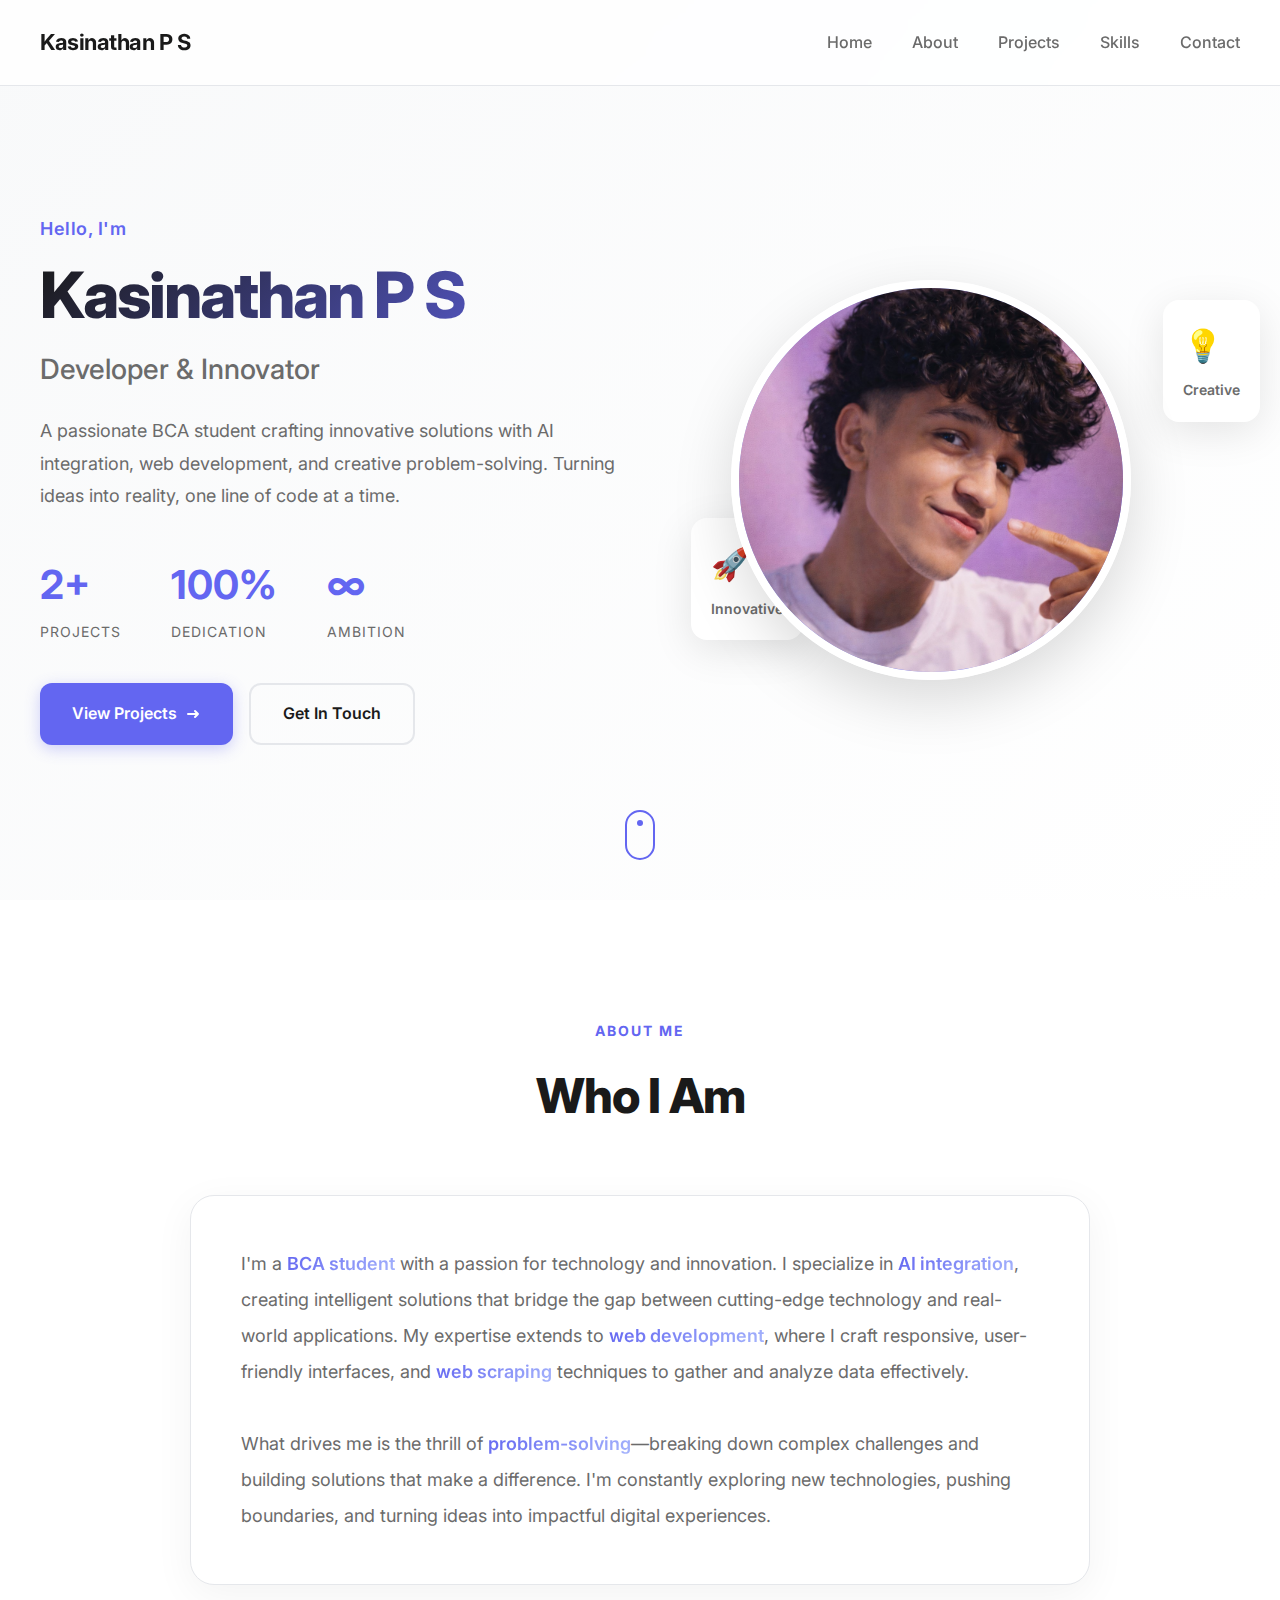
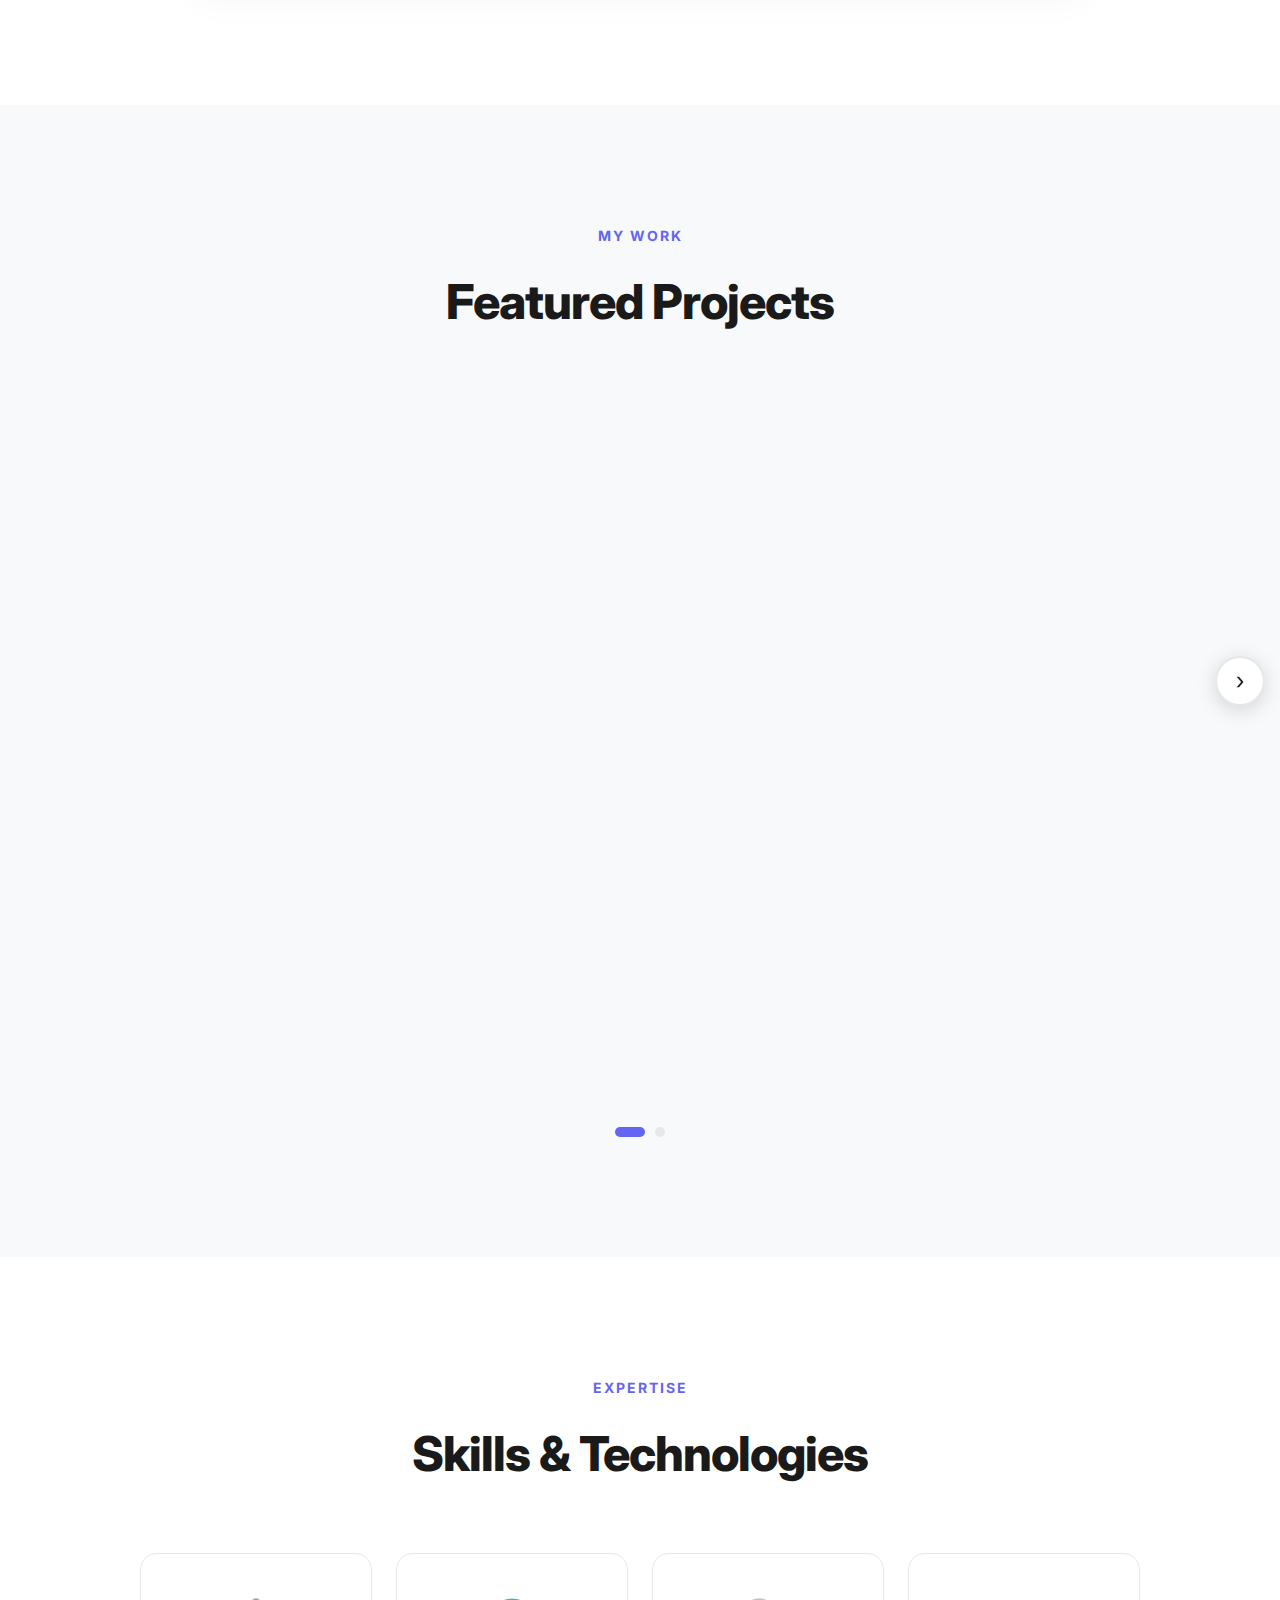
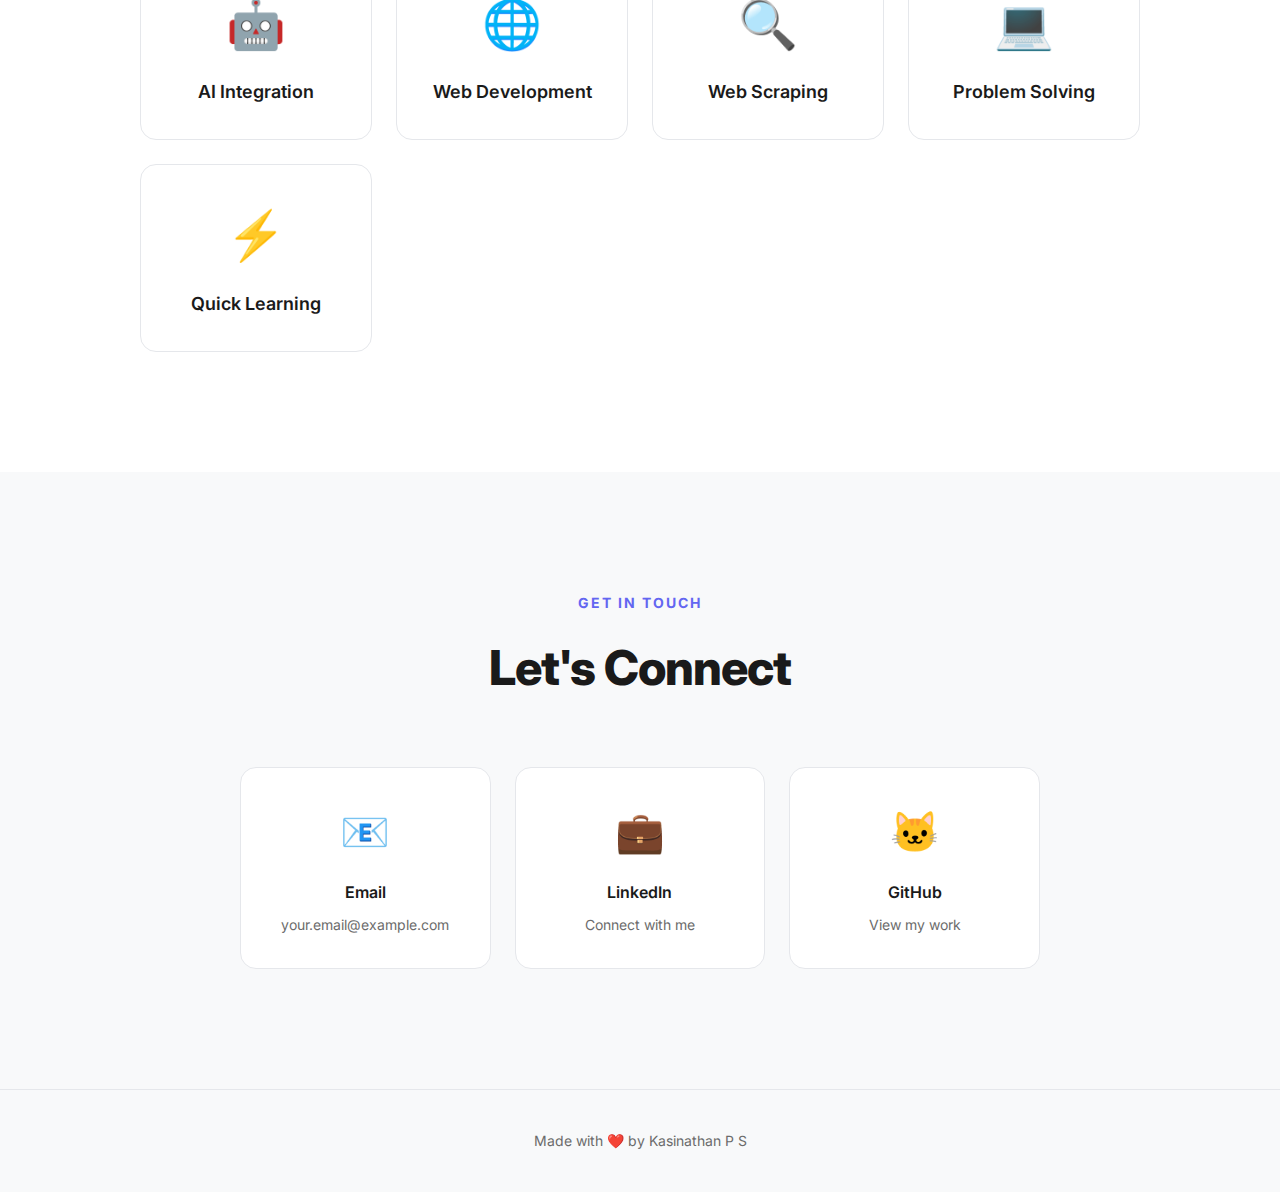
<file: index.html>
<!DOCTYPE html>
<html lang="en">
<head>
    <meta charset="UTF-8">
    <meta name="viewport" content="width=device-width, initial-scale=1.0">
    <title>Kasinathan P S - Developer & Innovator</title>
    <link rel="preconnect" href="https://fonts.googleapis.com">
    <link rel="preconnect" href="https://fonts.gstatic.com" crossorigin>
    <link href="https://fonts.googleapis.com/css2?family=Inter:wght@300;400;500;600;700;800&display=swap" rel="stylesheet">
    <style>
        * {
            margin: 0;
            padding: 0;
            box-sizing: border-box;
        }

        :root {
            --bg-primary: #FFFFFF;
            --bg-secondary: #F8F9FA;
            --text-primary: #1A1A1A;
            --text-secondary: #6B6B6B;
            --accent: #6366F1;
            --accent-light: #A5B4FC;
            --border: #E5E7EB;
        }

        html {
            scroll-behavior: smooth;
            -webkit-text-size-adjust: 100%;
            -ms-text-size-adjust: 100%;
        }

        body {
            font-family: 'Inter', -apple-system, BlinkMacSystemFont, sans-serif;
            background: var(--bg-primary);
            color: var(--text-primary);
            line-height: 1.6;
            -webkit-font-smoothing: antialiased;
            -moz-osx-font-smoothing: grayscale;
            overflow-x: hidden;
        }

        /* Prevent horizontal scroll on mobile */
        * {
            margin: 0;
            padding: 0;
            box-sizing: border-box;
        }

        /* Improve touch scrolling */
        body {
            -webkit-overflow-scrolling: touch;
        }

        /* Navigation - MADE BIGGER */
        nav {
            position: fixed;
            top: 0;
            left: 0;
            right: 0;
            background: rgba(255, 255, 255, 0.8);
            backdrop-filter: blur(20px);
            border-bottom: 1px solid var(--border);
            z-index: 1000;
            padding: 0 40px;
        }

        .nav-container {
            max-width: 1200px;
            margin: 0 auto;
            display: flex;
            justify-content: space-between;
            align-items: center;
            height: 85px; /* INCREASED from 70px */
        }

        .logo {
            font-size: 22px; /* INCREASED from 20px */
            font-weight: 700;
            color: var(--text-primary);
            letter-spacing: -0.5px;
            cursor: pointer;
            user-select: none;
            white-space: nowrap; /* KEEPS NAME ON ONE LINE */
        }

        /* Secret admin access - triple click */
        .logo.admin-ready {
            animation: pulse 0.3s ease;
        }

        @keyframes pulse {
            0%, 100% { transform: scale(1); }
            50% { transform: scale(1.05); }
        }

        .nav-links {
            display: flex;
            gap: 40px;
            list-style: none;
            align-items: center;
        }

        .nav-links a {
            color: var(--text-secondary);
            text-decoration: none;
            font-weight: 500;
            font-size: 16px; /* INCREASED from 15px */
            transition: color 0.3s ease;
        }

        .nav-links a:hover {
            color: var(--text-primary);
        }

        /* SCROLL INDICATOR ARROW - DESKTOP ONLY */
        .scroll-indicator {
            position: fixed;
            bottom: 40px;
            left: 50%;
            transform: translateX(-50%);
            z-index: 100;
            animation: fadeInOut 3s ease-in-out infinite;
            transition: opacity 0.5s ease, visibility 0.5s ease;
        }

        .scroll-indicator.hidden {
            opacity: 0;
            visibility: hidden;
            pointer-events: none;
        }

        .scroll-arrow {
            width: 30px;
            height: 50px;
            border: 2px solid var(--accent);
            border-radius: 20px;
            position: relative;
            cursor: pointer;
            transition: all 0.3s ease;
        }

        .scroll-arrow:hover {
            border-color: var(--accent-light);
            transform: scale(1.1);
        }

        .scroll-arrow::before {
            content: '';
            position: absolute;
            top: 8px;
            left: 50%;
            transform: translateX(-50%);
            width: 6px;
            height: 6px;
            background: var(--accent);
            border-radius: 50%;
            animation: scroll 2s ease-in-out infinite;
        }

        @keyframes scroll {
            0% {
                opacity: 1;
                top: 8px;
            }
            50% {
                opacity: 0.5;
                top: 24px;
            }
            100% {
                opacity: 0;
                top: 32px;
            }
        }

        @keyframes fadeInOut {
            0%, 100% { opacity: 0.6; }
            50% { opacity: 1; }
        }

        /* Hero Section */
        .hero {
            min-height: 100vh;
            display: flex;
            align-items: center;
            padding: 140px 40px 80px; /* ADJUSTED for larger nav */
            background: linear-gradient(135deg, #F8F9FA 0%, #FFFFFF 100%);
            position: relative;
            overflow: hidden;
        }

        .hero-container {
            max-width: 1200px;
            margin: 0 auto;
            display: grid;
            grid-template-columns: 1.2fr 1fr;
            gap: 80px;
            align-items: center;
            width: 100%;
        }

        .hero-text {
            animation: fadeInUp 0.8s ease-out;
        }

        @keyframes fadeInUp {
            from {
                opacity: 0;
                transform: translateY(30px);
            }
            to {
                opacity: 1;
                transform: translateY(0);
            }
        }

        .hero-greeting {
            font-size: 18px;
            color: var(--accent);
            font-weight: 600;
            margin-bottom: 16px;
            letter-spacing: 0.5px;
        }

        .hero-name {
            font-size: 64px;
            font-weight: 800;
            line-height: 1.1;
            margin-bottom: 16px;
            letter-spacing: -2px;
            background: linear-gradient(135deg, var(--text-primary) 0%, var(--accent) 100%);
            -webkit-background-clip: text;
            -webkit-text-fill-color: transparent;
            background-clip: text;
        }

        .hero-title {
            font-size: 28px;
            color: var(--text-secondary);
            font-weight: 500;
            margin-bottom: 24px;
        }

        .hero-description {
            font-size: 18px;
            color: var(--text-secondary);
            line-height: 1.8;
            margin-bottom: 40px;
            max-width: 600px;
        }

        .hero-stats {
            display: flex;
            gap: 50px;
            margin-bottom: 40px;
        }

        .stat {
            text-align: left;
        }

        .stat-number {
            font-size: 40px;
            font-weight: 700;
            color: var(--accent);
            margin-bottom: 4px;
        }

        .stat-label {
            font-size: 14px;
            color: var(--text-secondary);
            text-transform: uppercase;
            letter-spacing: 1px;
        }

        .hero-cta {
            display: flex;
            gap: 16px;
            flex-wrap: wrap;
        }

        .btn {
            padding: 16px 32px;
            border-radius: 12px;
            text-decoration: none;
            font-weight: 600;
            font-size: 16px;
            transition: all 0.3s ease;
            display: inline-flex;
            align-items: center;
            gap: 8px;
            cursor: pointer;
            -webkit-tap-highlight-color: transparent;
            user-select: none;
        }

        .btn:active {
            transform: scale(0.98);
        }

        .btn-primary {
            background: var(--accent);
            color: white;
            box-shadow: 0 4px 15px rgba(99, 102, 241, 0.3);
        }

        .btn-primary:hover {
            background: #4F46E5;
            transform: translateY(-2px);
            box-shadow: 0 6px 20px rgba(99, 102, 241, 0.4);
        }

        .btn-primary:active {
            transform: scale(0.98);
            box-shadow: 0 2px 10px rgba(99, 102, 241, 0.3);
        }

        .btn-secondary {
            background: transparent;
            color: var(--text-primary);
            border: 2px solid var(--border);
        }

        .btn-secondary:hover {
            border-color: var(--accent);
            color: var(--accent);
            transform: translateY(-2px);
        }

        .btn-secondary:active {
            transform: scale(0.98);
        }

        /* Hero Image */
        .hero-image-container {
            position: relative;
            animation: fadeIn 1s ease-out 0.3s both;
        }

        @keyframes fadeIn {
            from { opacity: 0; }
            to { opacity: 1; }
        }

        .image-wrapper {
            position: relative;
            z-index: 2;
        }

        .image-circle {
            width: 400px;
            height: 400px;
            border-radius: 50%;
            overflow: hidden;
            border: 8px solid white;
            box-shadow: 0 20px 60px rgba(0, 0, 0, 0.15);
            position: relative;
            background: linear-gradient(135deg, var(--accent-light) 0%, var(--accent) 100%);
        }

        .profile-image {
            width: 100%;
            height: 100%;
            object-fit: cover;
            object-position: center;
        }

        .floating-element {
            position: absolute;
            background: white;
            border-radius: 16px;
            padding: 20px;
            box-shadow: 0 10px 40px rgba(0, 0, 0, 0.1);
            animation: float 3s ease-in-out infinite;
        }

        @keyframes float {
            0%, 100% { transform: translateY(0); }
            50% { transform: translateY(-20px); }
        }

        .floating-element-1 {
            top: 20px;
            right: -20px;
            animation-delay: 0s;
        }

        .floating-element-2 {
            bottom: 40px;
            left: -40px;
            animation-delay: 1s;
        }

        .element-icon {
            font-size: 32px;
            margin-bottom: 8px;
        }

        .element-text {
            font-size: 14px;
            color: var(--text-secondary);
            font-weight: 600;
        }

        /* About Section */
        .about {
            padding: 120px 40px;
            background: var(--bg-primary);
        }

        .about-container {
            max-width: 900px;
            margin: 0 auto;
        }

        .section-label {
            font-size: 14px;
            color: var(--accent);
            font-weight: 700;
            text-transform: uppercase;
            letter-spacing: 2px;
            margin-bottom: 16px;
            text-align: center;
        }

        .section-title {
            font-size: 48px;
            font-weight: 800;
            text-align: center;
            margin-bottom: 60px;
            letter-spacing: -1px;
        }

        .about-content {
            background: white;
            border-radius: 24px;
            padding: 50px;
            box-shadow: 0 10px 40px rgba(0, 0, 0, 0.05);
            border: 1px solid var(--border);
        }

        .about-text {
            font-size: 18px;
            line-height: 2;
            color: var(--text-secondary);
            text-align: left;
        }

        .about-highlight {
            color: var(--accent);
            font-weight: 600;
            background: linear-gradient(135deg, var(--accent) 0%, #A5B4FC 100%);
            -webkit-background-clip: text;
            -webkit-text-fill-color: transparent;
            background-clip: text;
        }

        /* Projects Section */
        .projects {
            padding: 120px 40px;
            background: var(--bg-secondary);
            position: relative;
        }

        .projects-container {
            max-width: 1400px;
            margin: 0 auto;
            position: relative;
        }

        /* Scroll Navigation Buttons */
        .scroll-nav {
            position: absolute;
            top: 50%;
            transform: translateY(-50%);
            z-index: 10;
            background: white;
            width: 50px;
            height: 50px;
            border-radius: 50%;
            display: flex;
            align-items: center;
            justify-content: center;
            cursor: pointer;
            box-shadow: 0 4px 20px rgba(0, 0, 0, 0.15);
            transition: all 0.3s ease;
            border: 2px solid var(--border);
        }

        .scroll-nav:hover {
            background: var(--accent);
            color: white;
            border-color: var(--accent);
            transform: translateY(-50%) scale(1.1);
        }

        .scroll-nav-left {
            left: -25px;
        }

        .scroll-nav-right {
            right: -25px;
        }

        .scroll-nav-icon {
            font-size: 24px;
        }

        /* Scroll Indicator Dots */
        .scroll-indicators {
            display: flex;
            justify-content: center;
            gap: 10px;
            margin-top: 30px;
        }

        .scroll-dot {
            width: 10px;
            height: 10px;
            border-radius: 50%;
            background: var(--border);
            cursor: pointer;
            transition: all 0.3s ease;
        }

        .scroll-dot.active {
            background: var(--accent);
            width: 30px;
            border-radius: 5px;
        }

        .projects-grid {
            display: flex;
            gap: 32px;
            overflow-x: auto;
            overflow-y: hidden;
            scroll-snap-type: x mandatory;
            scroll-behavior: smooth;
            padding: 20px 0;
            margin: 0;
            -webkit-overflow-scrolling: touch;
            scrollbar-width: none; /* Firefox */
            -ms-overflow-style: none; /* IE/Edge */
        }

        .projects-grid::-webkit-scrollbar {
            display: none; /* Chrome/Safari */
        }

        /* Container wrapper to hide overflow */
        .projects-wrapper {
            overflow: hidden;
            position: relative;
        }

        .project-card {
            background: white;
            border-radius: 24px;
            overflow: hidden;
            box-shadow: 0 4px 20px rgba(0, 0, 0, 0.08);
            transition: all 0.4s cubic-bezier(0.4, 0, 0.2, 1);
            border: 1px solid var(--border);
            display: flex;
            flex-direction: column;
            -webkit-tap-highlight-color: transparent;
            height: 100%;
            width: 100%;
            max-width: 420px;
            flex-shrink: 0;
            scroll-snap-align: center;
            scroll-snap-stop: always;
            margin: 0 auto;
            opacity: 0;
            transform: translateX(100px);
            animation: swipeInFromRight 0.6s cubic-bezier(0.4, 0, 0.2, 1) forwards;
        }

        @keyframes swipeInFromRight {
            from {
                opacity: 0;
                transform: translateX(100px);
            }
            to {
                opacity: 1;
                transform: translateX(0);
            }
        }

        /* Stagger animation for each card */
        .project-card:nth-child(1) { animation-delay: 0.1s; }
        .project-card:nth-child(2) { animation-delay: 0.2s; }
        .project-card:nth-child(3) { animation-delay: 0.3s; }
        .project-card:nth-child(4) { animation-delay: 0.4s; }
        .project-card:nth-child(5) { animation-delay: 0.5s; }
        .project-card:nth-child(6) { animation-delay: 0.6s; }
        .project-card:nth-child(7) { animation-delay: 0.7s; }
        .project-card:nth-child(8) { animation-delay: 0.8s; }
        .project-card:nth-child(9) { animation-delay: 0.9s; }

        .project-card:hover {
            transform: translateY(-16px) scale(1.02);
            box-shadow: 0 25px 50px rgba(99, 102, 241, 0.25);
            border-color: var(--accent-light);
        }

        .project-card:hover .project-image-slide img {
            transform: scale(1.08);
        }

        .project-card:active {
            transform: translateY(-12px) scale(1.01);
            box-shadow: 0 20px 40px rgba(99, 102, 241, 0.2);
        }

        /* PROJECT IMAGE SLIDER */
        .project-image-container {
            width: 100%;
            height: 420px;
            background: linear-gradient(135deg, var(--accent-light) 0%, var(--accent) 100%);
            position: relative;
            overflow: hidden;
        }

        .project-image-slider {
            width: 100%;
            height: 100%;
            position: relative;
        }

        .project-image-slide {
            width: 100%;
            height: 100%;
            position: absolute;
            top: 0;
            left: 0;
            opacity: 0;
            transition: opacity 0.8s cubic-bezier(0.4, 0, 0.2, 1);
        }

        .project-image-slide.active {
            opacity: 1;
        }

        .project-image-slide img {
            width: 100%;
            height: 100%;
            object-fit: cover;
            object-position: center;
            transition: transform 0.6s cubic-bezier(0.4, 0, 0.2, 1);
        }

        /* Slider dots */
        .slider-dots {
            position: absolute;
            bottom: 12px;
            left: 50%;
            transform: translateX(-50%);
            display: flex;
            gap: 8px;
            z-index: 10;
        }

        .slider-dot {
            width: 8px;
            height: 8px;
            border-radius: 50%;
            background: rgba(255, 255, 255, 0.5);
            cursor: pointer;
            transition: all 0.3s ease;
        }

        .slider-dot.active {
            background: white;
            width: 24px;
            border-radius: 4px;
        }

        .project-content {
            padding: 32px;
            flex: 1;
            display: flex;
            flex-direction: column;
            background: var(--bg-primary);
        }

        .project-type {
            display: inline-block;
            background: rgba(99, 102, 241, 0.1);
            color: var(--accent);
            padding: 6px 14px;
            border-radius: 20px;
            font-size: 13px;
            font-weight: 600;
            margin-bottom: 16px;
            width: fit-content;
        }

        .project-title {
            font-size: 22px;
            font-weight: 700;
            margin-bottom: 12px;
            color: var(--text-primary);
        }

        .project-description {
            color: var(--text-secondary);
            font-size: 15px;
            line-height: 1.7;
            margin-bottom: 24px;
            flex: 1;
        }

        .project-link {
            display: inline-flex;
            align-items: center;
            gap: 8px;
            color: var(--accent);
            text-decoration: none;
            font-weight: 600;
            font-size: 15px;
            transition: gap 0.3s ease;
        }

        .project-link:hover {
            gap: 12px;
        }

        /* Skills Section */
        .skills {
            padding: 120px 40px;
            background: var(--bg-primary);
        }

        .skills-container {
            max-width: 1000px;
            margin: 0 auto;
        }

        .skills-grid {
            display: grid;
            grid-template-columns: repeat(auto-fit, minmax(200px, 1fr));
            gap: 24px;
        }

        .skill-card {
            background: white;
            border: 1px solid var(--border);
            border-radius: 16px;
            padding: 32px;
            text-align: center;
            transition: all 0.3s ease;
            -webkit-tap-highlight-color: transparent;
        }

        .skill-card:hover {
            transform: translateY(-5px);
            box-shadow: 0 8px 30px rgba(0, 0, 0, 0.1);
            border-color: var(--accent);
        }

        .skill-card:active {
            transform: translateY(-2px);
        }

        .skill-icon {
            font-size: 48px;
            margin-bottom: 16px;
        }

        .skill-name {
            font-size: 18px;
            font-weight: 600;
            color: var(--text-primary);
        }

        /* Contact Section */
        .contact {
            padding: 120px 40px;
            background: var(--bg-secondary);
        }

        .contact-container {
            max-width: 800px;
            margin: 0 auto;
            text-align: center;
        }

        .contact-grid {
            display: grid;
            grid-template-columns: repeat(auto-fit, minmax(200px, 1fr));
            gap: 24px;
            margin-top: 60px;
        }

        .contact-card {
            background: white;
            padding: 32px;
            border-radius: 16px;
            border: 1px solid var(--border);
            transition: all 0.3s ease;
            text-decoration: none;
            display: block;
            -webkit-tap-highlight-color: transparent;
        }

        .contact-card:hover {
            transform: translateY(-5px);
            box-shadow: 0 8px 30px rgba(0, 0, 0, 0.1);
            border-color: var(--accent);
        }

        .contact-card:active {
            transform: translateY(-2px);
            box-shadow: 0 4px 20px rgba(0, 0, 0, 0.08);
        }

        .contact-icon {
            font-size: 40px;
            margin-bottom: 16px;
        }

        .contact-label {
            font-size: 16px;
            font-weight: 600;
            color: var(--text-primary);
            margin-bottom: 8px;
        }

        .contact-value {
            font-size: 14px;
            color: var(--text-secondary);
        }

        /* Footer */
        footer {
            background: var(--bg-secondary);
            padding: 40px;
            text-align: center;
            border-top: 1px solid var(--border);
        }

        .footer-text {
            color: var(--text-secondary);
            font-size: 14px;
        }

        .footer-highlight {
            color: var(--accent);
            font-weight: 600;
        }

        /* Mobile Menu */
        .mobile-menu-btn {
            display: none;
            background: none;
            border: none;
            font-size: 28px;
            cursor: pointer;
            color: var(--text-primary);
            padding: 8px;
            transition: transform 0.3s ease;
        }

        .mobile-menu-btn:active {
            transform: scale(0.95);
        }

        /* Tablet Styles */
        @media (max-width: 1024px) {
            nav {
                padding: 0 24px;
            }

            .hero {
                padding: 120px 24px 60px;
            }

            .hero-container {
                gap: 60px;
            }

            .projects, .skills, .contact, .about {
                padding: 80px 24px;
            }

            .image-circle {
                width: 350px;
                height: 350px;
            }
        }

        /* Mobile Styles - REDESIGNED FOR CLEANER LOOK */
        @media (max-width: 768px) {
            /* Hide scroll indicator on mobile */
            .scroll-indicator {
                display: none !important;
            }

            /* Navigation - Cleaner */
            nav {
                padding: 0 16px;
            }

            .nav-container {
                height: 60px;
            }

            .logo {
                font-size: 17px;
                font-weight: 700;
            }

            .mobile-menu-btn {
                display: block;
                font-size: 26px;
            }

            .nav-links {
                position: fixed;
                top: 60px;
                left: 0;
                right: 0;
                background: white;
                flex-direction: column;
                padding: 0;
                gap: 0;
                box-shadow: 0 4px 20px rgba(0, 0, 0, 0.12);
                display: none;
                border-bottom: 1px solid var(--border);
                max-height: calc(100vh - 60px);
                overflow-y: auto;
            }

            .nav-links.active {
                display: flex;
            }

            .nav-links li {
                width: 100%;
                border-bottom: 1px solid var(--border);
            }

            .nav-links li:last-child {
                border-bottom: none;
            }

            .nav-links a {
                display: block;
                padding: 16px 20px;
                font-size: 15px;
                width: 100%;
                transition: all 0.2s ease;
            }

            .nav-links a:hover,
            .nav-links a:active {
                background: var(--bg-secondary);
                color: var(--accent);
                padding-left: 28px;
            }

            /* Hero Section - Much Cleaner */
            .hero {
                min-height: auto;
                padding: 76px 16px 40px; /* Reduced padding */
            }

            .hero-container {
                grid-template-columns: 1fr;
                gap: 28px; /* Tighter gap */
                text-align: center;
            }

            .hero-text {
                order: 2;
            }

            .hero-image-container {
                order: 1;
                display: flex;
                justify-content: center;
                margin-bottom: 8px;
            }

            .hero-greeting {
                font-size: 14px;
                margin-bottom: 8px;
                letter-spacing: 0.3px;
            }

            .hero-name {
                font-size: 36px; /* Reduced from 40px */
                letter-spacing: -0.8px;
                margin-bottom: 8px;
                line-height: 1.1;
            }

            .hero-title {
                font-size: 18px; /* Reduced from 20px */
                margin-bottom: 16px;
                font-weight: 500;
            }

            .hero-description {
                font-size: 14px; /* Reduced from 16px */
                line-height: 1.6;
                margin-bottom: 24px; /* Reduced from 32px */
                padding: 0 8px;
            }

            .hero-stats {
                justify-content: center;
                gap: 28px; /* Reduced from 32px */
                margin-bottom: 24px; /* Reduced from 32px */
                flex-wrap: wrap;
            }

            .stat-number {
                font-size: 28px; /* Reduced from 32px */
            }

            .stat-label {
                font-size: 11px;
                letter-spacing: 0.5px;
            }

            .hero-cta {
                justify-content: center;
                gap: 12px;
                flex-direction: column;
                align-items: stretch;
                padding: 0 16px;
            }

            .btn {
                width: 100%;
                justify-content: center;
                padding: 13px 24px; /* Slightly reduced */
                font-size: 14px;
            }

            .image-circle {
                width: 200px; /* Much smaller for cleaner look */
                height: 200px;
                border: 4px solid white; /* Thinner border */
            }

            .floating-element {
                display: none;
            }

            /* Sections - Tighter Spacing */
            .about, .projects, .skills, .contact {
                padding: 48px 16px; /* Much tighter */
            }

            .section-label {
                font-size: 12px;
                margin-bottom: 8px;
                letter-spacing: 1.5px;
            }

            .section-title {
                font-size: 28px; /* Reduced from 32px */
                margin-bottom: 32px; /* Reduced from 40px */
                letter-spacing: -0.5px;
            }

            /* About Section - Cleaner */
            .about-content {
                padding: 24px 20px; /* Reduced padding */
                border-radius: 16px;
            }

            .about-text {
                font-size: 14px;
                line-height: 1.7;
            }

            /* Projects Grid - Cleaner */
            .projects-grid {
                padding: 20px 0;
                margin: 0;
            }

            .project-card {
                border-radius: 16px;
                max-width: 360px;
            }

            .project-image-container {
                height: 280px; /* Taller for portrait */
            }

            .scroll-nav {
                width: 40px;
                height: 40px;
            }

            .scroll-nav-left {
                left: 10px;
            }

            .scroll-nav-right {
                right: 10px;
            }

            .project-content {
                padding: 20px; /* Reduced from 24px */
            }

            .project-type {
                font-size: 11px;
                padding: 4px 10px;
                margin-bottom: 10px;
            }

            .project-title {
                font-size: 18px; /* Reduced from 20px */
                margin-bottom: 8px;
            }

            .project-description {
                font-size: 13px;
                line-height: 1.5;
                margin-bottom: 16px;
            }

            .project-link {
                font-size: 13px;
            }

            /* Skills Grid - Cleaner */
            .skills-grid {
                grid-template-columns: repeat(2, 1fr);
                gap: 14px; /* Reduced from 16px */
            }

            .skill-card {
                padding: 20px 14px; /* Reduced padding */
                border-radius: 14px;
            }

            .skill-icon {
                font-size: 36px; /* Reduced from 40px */
                margin-bottom: 10px;
            }

            .skill-name {
                font-size: 14px; /* Reduced from 16px */
            }

            /* Contact Grid - Cleaner */
            .contact-grid {
                grid-template-columns: 1fr;
                gap: 14px; /* Reduced from 16px */
                margin-top: 32px;
            }

            .contact-card {
                padding: 20px; /* Reduced from 24px */
                border-radius: 14px;
            }

            .contact-icon {
                font-size: 32px; /* Reduced from 36px */
                margin-bottom: 10px;
            }

            .contact-label {
                font-size: 14px;
            }

            .contact-value {
                font-size: 12px;
            }

            /* Footer - Cleaner */
            footer {
                padding: 24px 16px; /* Reduced */
            }

            .footer-text {
                font-size: 12px;
            }
        }

        /* Small Mobile Styles - Extra Clean */
        @media (max-width: 480px) {
            /* Horizontal scroll for small screens */
            .projects-grid {
                padding: 20px 0;
                margin: 0;
                gap: 20px;
            }

            .project-card {
                max-width: 320px;
            }

            .project-image-container {
                height: 380px;
            }

            .scroll-nav {
                display: none; /* Hide nav buttons on small mobile, use swipe only */
            }

            .nav-container {
                height: 58px;
            }

            .logo {
                font-size: 16px;
            }

            .hero {
                padding: 70px 12px 32px;
            }

            .hero-name {
                font-size: 32px;
            }

            .hero-title {
                font-size: 17px;
            }

            .hero-description {
                font-size: 13px;
                padding: 0 4px;
            }

            .hero-stats {
                gap: 24px;
            }

            .stat-number {
                font-size: 26px;
            }

            .image-circle {
                width: 180px;
                height: 180px;
            }

            .section-title {
                font-size: 26px;
            }

            .about, .projects, .skills, .contact {
                padding: 40px 12px;
            }

            .about-content {
                padding: 20px 16px;
            }

            .about-text {
                font-size: 13px;
            }

            .project-image-container {
                height: 320px;
            }

            .project-content {
                padding: 24px;
            }

            .skills-grid {
                grid-template-columns: 1fr;
                gap: 12px;
            }

            .skill-card {
                padding: 18px;
            }
        }

        /* Landscape Mobile Fix */
        @media (max-width: 768px) and (orientation: landscape) {
            .hero {
                min-height: auto;
                padding: 80px 16px 32px;
            }

            .hero-container {
                grid-template-columns: 1fr 0.8fr;
                gap: 32px;
                text-align: left;
            }

            .hero-text {
                order: 1;
            }

            .hero-image-container {
                order: 2;
            }

            .hero-cta {
                flex-direction: row;
                justify-content: flex-start;
            }

            .btn {
                width: auto;
            }

            .image-circle {
                width: 160px;
                height: 160px;
            }

            .hero-stats {
                justify-content: flex-start;
            }
        }
    </style>
</head>
<body>
    <!-- Navigation -->
    <nav>
        <div class="nav-container">
            <div class="logo" id="logoElement">Kasinathan P S</div>
            <button class="mobile-menu-btn" onclick="toggleMobileMenu()">☰</button>
            <ul class="nav-links" id="mobileNav">
                <li><a href="#home">Home</a></li>
                <li><a href="#about">About</a></li>
                <li><a href="#projects">Projects</a></li>
                <li><a href="#skills">Skills</a></li>
                <li><a href="#contact">Contact</a></li>
            </ul>
        </div>
    </nav>

    <!-- SCROLL INDICATOR -->
    <div class="scroll-indicator" id="scrollIndicator">
        <div class="scroll-arrow" onclick="scrollToAbout()"></div>
    </div>

    <!-- Hero Section -->
    <section id="home" class="hero">
        <div class="hero-container">
            <div class="hero-text">
                <div class="hero-greeting">Hello, I'm</div>
                <h1 class="hero-name">Kasinathan P S</h1>
                <h2 class="hero-title">Developer & Innovator</h2>
                <p class="hero-description">
                    A passionate BCA student crafting innovative solutions with AI integration, web development, and creative problem-solving. Turning ideas into reality, one line of code at a time.
                </p>

                <div class="hero-stats">
                    <div class="stat">
                        <div class="stat-number" id="projectCount">2+</div>
                        <div class="stat-label">Projects</div>
                    </div>
                    <div class="stat">
                        <div class="stat-number">100%</div>
                        <div class="stat-label">Dedication</div>
                    </div>
                    <div class="stat">
                        <div class="stat-number">∞</div>
                        <div class="stat-label">Ambition</div>
                    </div>
                </div>

                <div class="hero-cta">
                    <a href="#projects" class="btn btn-primary">
                        View Projects
                        <svg width="16" height="16" viewBox="0 0 16 16" fill="none">
                            <path d="M3 8h10m0 0l-3-3m3 3l-3 3" stroke="currentColor" stroke-width="2" stroke-linecap="round"/>
                        </svg>
                    </a>
                    <a href="#contact" class="btn btn-secondary">Get In Touch</a>
                </div>
            </div>

            <div class="hero-image-container">
                <div class="image-wrapper">
                    <div class="image-circle">
                        <!-- Replace 'your-photo.jpg' with your actual photo file name -->
                        <img src="me.png" alt="Kasinathan P S" class="profile-image" 
                             onerror="this.style.display='none'; this.parentElement.innerHTML='<div style=\'display:flex;align-items:center;justify-content:center;height:100%;font-size:80px;color:white;\'>👨‍💻</div>'">
                    </div>
                </div>

                <div class="floating-element floating-element-1">
                    <div class="element-icon">💡</div>
                    <div class="element-text">Creative</div>
                </div>

                <div class="floating-element floating-element-2">
                    <div class="element-icon">🚀</div>
                    <div class="element-text">Innovative</div>
                </div>
            </div>
        </div>
    </section>

    <!-- About Section -->
    <section id="about" class="about">
        <div class="about-container">
            <div class="section-label">About Me</div>
            <h2 class="section-title">Who I Am</h2>
            <div class="about-content">
                <p class="about-text">
                    I'm a <span class="about-highlight">BCA student</span> with a passion for technology and innovation. I specialize in <span class="about-highlight">AI integration</span>, creating intelligent solutions that bridge the gap between cutting-edge technology and real-world applications. My expertise extends to <span class="about-highlight">web development</span>, where I craft responsive, user-friendly interfaces, and <span class="about-highlight">web scraping</span> techniques to gather and analyze data effectively.
                    <br><br>
                    What drives me is the thrill of <span class="about-highlight">problem-solving</span>—breaking down complex challenges and building solutions that make a difference. I'm constantly exploring new technologies, pushing boundaries, and turning ideas into impactful digital experiences.
                </p>
            </div>
        </div>
    </section>

    <!-- Projects Section -->
    <section id="projects" class="projects">
        <div class="projects-container">
            <div class="section-label">My Work</div>
            <h2 class="section-title">Featured Projects</h2>
            
            <!-- Scroll Navigation Buttons -->
            <div class="scroll-nav scroll-nav-left" id="scrollLeft" onclick="scrollProjects('left')">
                <span class="scroll-nav-icon">‹</span>
            </div>
            <div class="scroll-nav scroll-nav-right" id="scrollRight" onclick="scrollProjects('right')">
                <span class="scroll-nav-icon">›</span>
            </div>
            
            <div class="projects-wrapper">
                <div class="projects-grid" id="projectsGrid">
                    <!-- Projects will be loaded here -->
                </div>
            </div>
            
            <!-- Scroll Indicators -->
            <div class="scroll-indicators" id="scrollIndicators"></div>
        </div>
    </section>

    <!-- Skills Section -->
    <section id="skills" class="skills">
        <div class="skills-container">
            <div class="section-label">Expertise</div>
            <h2 class="section-title">Skills & Technologies</h2>
            <div class="skills-grid">
                <div class="skill-card">
                    <div class="skill-icon">🤖</div>
                    <div class="skill-name">AI Integration</div>
                </div>
                <div class="skill-card">
                    <div class="skill-icon">🌐</div>
                    <div class="skill-name">Web Development</div>
                </div>
                <div class="skill-card">
                    <div class="skill-icon">🔍</div>
                    <div class="skill-name">Web Scraping</div>
                </div>
                <div class="skill-card">
                    <div class="skill-icon">💻</div>
                    <div class="skill-name">Problem Solving</div>
                </div>
                <div class="skill-card">
                    <div class="skill-icon">⚡</div>
                    <div class="skill-name">Quick Learning</div>
                </div>
            </div>
        </div>
    </section>

    <!-- Contact Section -->
    <section id="contact" class="contact">
        <div class="contact-container">
            <div class="section-label">Get In Touch</div>
            <h2 class="section-title">Let's Connect</h2>
            <div class="contact-grid" id="contactGrid">
                <!-- Contact cards will be loaded here -->
            </div>
        </div>
    </section>

    <!-- Footer -->
    <footer>
        <p class="footer-text">
            Made with <span class="footer-highlight">❤️</span> by Kasinathan P S
        </p>
    </footer>

    <script>
        // Load data from localStorage
        function loadProjects() {
            const projects = JSON.parse(localStorage.getItem('portfolioProjects') || '[]');
            const projectsGrid = document.getElementById('projectsGrid');
            
            if (projects.length === 0) {
                // Default projects if none exist
                projects.push({
                    title: 'AI Chatbot',
                    type: 'AI Integration',
                    description: 'An intelligent chatbot powered by machine learning algorithms.',
                    link: '#',
                    images: []
                });
                projects.push({
                    title: 'Portfolio Website',
                    type: 'Web Development',
                    description: 'A modern, responsive portfolio website built with HTML, CSS, and JavaScript.',
                    link: '#',
                    images: []
                });
            }
            
            // Update project count
            document.getElementById('projectCount').textContent = projects.length + '+';
            
            projectsGrid.innerHTML = projects.map((project, index) => {
                const images = Array.isArray(project.images) ? project.images : [];
                const hasImages = images.length > 0;
                
                return `
                    <div class="project-card">
                        <div class="project-image-container">
                            ${hasImages ? `
                                <div class="project-image-slider" id="slider-${index}">
                                    ${images.map((img, imgIndex) => `
                                        <div class="project-image-slide ${imgIndex === 0 ? 'active' : ''}" data-index="${imgIndex}">
                                            <img src="${img}" alt="${project.title} - Image ${imgIndex + 1}" 
                                                 onerror="this.parentElement.innerHTML='<div style=\'display:flex;align-items:center;justify-content:center;height:100%;font-size:60px;\'>📁</div>'">
                                        </div>
                                    `).join('')}
                                    ${images.length > 1 ? `
                                        <div class="slider-dots">
                                            ${images.map((_, dotIndex) => `
                                                <div class="slider-dot ${dotIndex === 0 ? 'active' : ''}" 
                                                     onclick="goToSlide(${index}, ${dotIndex})"></div>
                                            `).join('')}
                                        </div>
                                    ` : ''}
                                </div>
                            ` : `
                                <div style="display:flex;align-items:center;justify-content:center;height:100%;font-size:60px;">📁</div>
                            `}
                        </div>
                        <div class="project-content">
                            <span class="project-type">${project.type}</span>
                            <h3 class="project-title">${project.title}</h3>
                            <p class="project-description">${project.description}</p>
                            ${project.link && project.link !== '#' ? `
                                <a href="${project.link}" target="_blank" class="project-link">
                                    View Project
                                    <svg width="16" height="16" viewBox="0 0 16 16" fill="none">
                                        <path d="M3 8h10m0 0l-3-3m3 3l-3 3" stroke="currentColor" stroke-width="2" stroke-linecap="round"/>
                                    </svg>
                                </a>
                            ` : ''}
                        </div>
                    </div>
                `;
            }).join('');
            
            // Initialize auto-sliding for each project
            projects.forEach((project, index) => {
                if (project.images && project.images.length > 1) {
                    startAutoSlide(index, project.images.length);
                }
            });
            
            // Initialize scroll indicators
            initScrollIndicators(projects.length);
            setupScrollListener();
        }

        // Auto-slide functionality
        let slideIntervals = {};

        function startAutoSlide(projectIndex, totalSlides) {
            if (slideIntervals[projectIndex]) {
                clearInterval(slideIntervals[projectIndex]);
            }
            
            let currentSlide = 0;
            slideIntervals[projectIndex] = setInterval(() => {
                currentSlide = (currentSlide + 1) % totalSlides;
                goToSlide(projectIndex, currentSlide);
            }, 4000); // Change slide every 4 seconds
        }

        function goToSlide(projectIndex, slideIndex) {
            const slider = document.getElementById(`slider-${projectIndex}`);
            if (!slider) return;
            
            const slides = slider.querySelectorAll('.project-image-slide');
            const dots = slider.querySelectorAll('.slider-dot');
            
            slides.forEach((slide, index) => {
                slide.classList.toggle('active', index === slideIndex);
            });
            
            dots.forEach((dot, index) => {
                dot.classList.toggle('active', index === slideIndex);
            });
            
            // Reset auto-slide timer
            const totalSlides = slides.length;
            startAutoSlide(projectIndex, totalSlides);
        }

        function loadContacts() {
            const contacts = JSON.parse(localStorage.getItem('portfolioContacts') || '[]');
            const contactGrid = document.getElementById('contactGrid');
            
            if (contacts.length === 0) {
                // Default contacts if none exist
                contacts.push({
                    icon: '📧',
                    label: 'Email',
                    value: 'your.email@example.com',
                    link: 'mailto:your.email@example.com'
                });
                contacts.push({
                    icon: '💼',
                    label: 'LinkedIn',
                    value: 'Connect with me',
                    link: '#'
                });
                contacts.push({
                    icon: '🐱',
                    label: 'GitHub',
                    value: 'View my work',
                    link: '#'
                });
            }
            
            contactGrid.innerHTML = contacts.map(contact => `
                <a href="${contact.link}" class="contact-card" target="_blank">
                    <div class="contact-icon">${contact.icon}</div>
                    <div class="contact-label">${contact.label}</div>
                    <div class="contact-value">${contact.value}</div>
                </a>
            `).join('');
        }

        // Mobile menu toggle
        function toggleMobileMenu() {
            const mobileNav = document.getElementById('mobileNav');
            mobileNav.classList.toggle('active');
        }

        // Close mobile menu when clicking a link
        document.querySelectorAll('.nav-links a').forEach(link => {
            link.addEventListener('click', () => {
                document.getElementById('mobileNav').classList.remove('active');
            });
        });

        // Secret admin access - triple click on logo - IMPROVED
        let clickCount = 0;
        let clickTimer = null;
        const logoElement = document.getElementById('logoElement');

        function handleLogoClick(event) {
            // Prevent any default behavior
            event.preventDefault();
            
            clickCount++;
            console.log('Click count:', clickCount); // Debug log
            
            // Clear existing timer
            if (clickTimer) {
                clearTimeout(clickTimer);
            }
            
            // Reset after 600ms of no clicks
            clickTimer = setTimeout(() => {
                clickCount = 0;
            }, 600);
            
            // On third click, go to admin
            if (clickCount === 3) {
                clearTimeout(clickTimer);
                clickCount = 0;
                logoElement.classList.add('admin-ready');
                console.log('Redirecting to admin...'); // Debug log
                setTimeout(() => {
                    window.location.href = 'admin.html';
                }, 300);
            }
        }

        // Add click listener to logo
        if (logoElement) {
            logoElement.addEventListener('click', handleLogoClick);
        }

        // Scroll indicator functionality - IMPROVED
        function scrollToAbout() {
            document.getElementById('about').scrollIntoView({ behavior: 'smooth' });
        }

        // Hide scroll indicator when scrolling or reaching About section
        window.addEventListener('scroll', () => {
            const scrollIndicator = document.getElementById('scrollIndicator');
            if (!scrollIndicator) return;

            const aboutSection = document.getElementById('about');
            const aboutPosition = aboutSection.getBoundingClientRect().top;
            const windowHeight = window.innerHeight;
            
            // Hide if scrolled down OR if About section is in view
            if (window.scrollY > 100 || aboutPosition < windowHeight) {
                scrollIndicator.classList.add('hidden');
            } else {
                scrollIndicator.classList.remove('hidden');
            }
        });

        // Horizontal Scroll Functions
        function scrollProjects(direction) {
            const grid = document.getElementById('projectsGrid');
            const cards = grid.querySelectorAll('.project-card');
            if (cards.length === 0) return;
            
            const cardWidth = cards[0].offsetWidth;
            const gap = 32;
            const scrollAmount = direction === 'left' ? -(cardWidth + gap) : (cardWidth + gap);
            
            grid.scrollBy({
                left: scrollAmount,
                behavior: 'smooth'
            });
        }

        function initScrollIndicators(count) {
            const indicatorsContainer = document.getElementById('scrollIndicators');
            if (!indicatorsContainer) return;
            
            indicatorsContainer.innerHTML = '';
            for (let i = 0; i < count; i++) {
                const dot = document.createElement('div');
                dot.className = 'scroll-dot' + (i === 0 ? ' active' : '');
                dot.onclick = () => scrollToProject(i);
                indicatorsContainer.appendChild(dot);
            }
        }

        function scrollToProject(index) {
            const grid = document.getElementById('projectsGrid');
            const cards = grid.querySelectorAll('.project-card');
            if (cards.length === 0 || !cards[index]) return;
            
            const card = cards[index];
            const cardLeft = card.offsetLeft;
            const cardWidth = card.offsetWidth;
            const gridWidth = grid.offsetWidth;
            
            // Center the card in the viewport
            const scrollPosition = cardLeft - (gridWidth / 2) + (cardWidth / 2);
            
            grid.scrollTo({
                left: scrollPosition,
                behavior: 'smooth'
            });
        }

        function setupScrollListener() {
            const grid = document.getElementById('projectsGrid');
            if (!grid) return;
            
            grid.addEventListener('scroll', () => {
                updateActiveIndicator();
                updateScrollButtons();
            });
            
            // Initial update
            updateScrollButtons();
        }

        function updateActiveIndicator() {
            const grid = document.getElementById('projectsGrid');
            const cards = grid.querySelectorAll('.project-card');
            if (cards.length === 0) return;
            
            const gridCenter = grid.scrollLeft + (grid.offsetWidth / 2);
            
            let closestIndex = 0;
            let closestDistance = Infinity;
            
            cards.forEach((card, index) => {
                const cardCenter = card.offsetLeft + (card.offsetWidth / 2);
                const distance = Math.abs(gridCenter - cardCenter);
                
                if (distance < closestDistance) {
                    closestDistance = distance;
                    closestIndex = index;
                }
            });
            
            const dots = document.querySelectorAll('.scroll-dot');
            dots.forEach((dot, index) => {
                dot.classList.toggle('active', index === closestIndex);
            });
        }

        function updateScrollButtons() {
            const grid = document.getElementById('projectsGrid');
            const leftBtn = document.getElementById('scrollLeft');
            const rightBtn = document.getElementById('scrollRight');
            
            if (!grid || !leftBtn || !rightBtn) return;
            
            // Hide left button if at start
            if (grid.scrollLeft <= 10) {
                leftBtn.style.opacity = '0';
                leftBtn.style.pointerEvents = 'none';
            } else {
                leftBtn.style.opacity = '1';
                leftBtn.style.pointerEvents = 'auto';
            }
            
            // Hide right button if at end
            if (grid.scrollLeft >= grid.scrollWidth - grid.clientWidth - 10) {
                rightBtn.style.opacity = '0';
                rightBtn.style.pointerEvents = 'none';
            } else {
                rightBtn.style.opacity = '1';
                rightBtn.style.pointerEvents = 'auto';
            }
        }

        // Touch swipe support
        let touchStartX = 0;
        let touchEndX = 0;

        function handleTouchStart(e) {
            touchStartX = e.touches[0].clientX;
        }

        function handleTouchEnd(e) {
            touchEndX = e.changedTouches[0].clientX;
            handleSwipe();
        }

        function handleSwipe() {
            const swipeThreshold = 50;
            const diff = touchStartX - touchEndX;
            
            if (Math.abs(diff) > swipeThreshold) {
                if (diff > 0) {
                    scrollProjects('right');
                } else {
                    scrollProjects('left');
                }
            }
        }

        // Add touch listeners to projects grid
        const projectsGrid = document.getElementById('projectsGrid');
        if (projectsGrid) {
            projectsGrid.addEventListener('touchstart', handleTouchStart);
            projectsGrid.addEventListener('touchend', handleTouchEnd);
        }

        // Load data from GitHub on page load
        function loadFromGitHub() {
            const githubConfig = localStorage.getItem('github_config');
            if (!githubConfig) {
                // No GitHub config, use localStorage only
                loadProjects();
                loadContacts();
                return;
            }
            
            try {
                const config = JSON.parse(githubConfig);
                if (!config.username || !config.repo || !config.filePath) {
                    loadProjects();
                    loadContacts();
                    return;
                }
                
                // Construct GitHub raw URL
                const branch = config.branch || 'main';
                const rawUrl = `https://raw.githubusercontent.com/${config.username}/${config.repo}/${branch}/${config.filePath}`;
                
                // Fetch data from GitHub
                fetch(rawUrl)
                    .then(function(response) {
                        if (!response.ok) {
                            throw new Error('Failed to fetch');
                        }
                        return response.json();
                    })
                    .then(function(data) {
                        // Save fetched data to localStorage
                        if (data.projects) {
                            localStorage.setItem('portfolioProjects', JSON.stringify(data.projects));
                        }
                        if (data.contacts) {
                            localStorage.setItem('portfolioContacts', JSON.stringify(data.contacts));
                        }
                        if (data.images) {
                            localStorage.setItem('portfolioImages', JSON.stringify(data.images));
                        }
                        
                        // Load the projects and contacts
                        loadProjects();
                        loadContacts();
                    })
                    .catch(function(error) {
                        // Fallback to localStorage if GitHub fetch fails
                        console.log('Loading from localStorage (GitHub unavailable)');
                        loadProjects();
                        loadContacts();
                    });
            } catch (error) {
                // Error parsing config, use localStorage
                loadProjects();
                loadContacts();
            }
        }

        // Initialize - Try GitHub first, fallback to localStorage
        loadFromGitHub();
    </script>
</body>
</html>
</file>
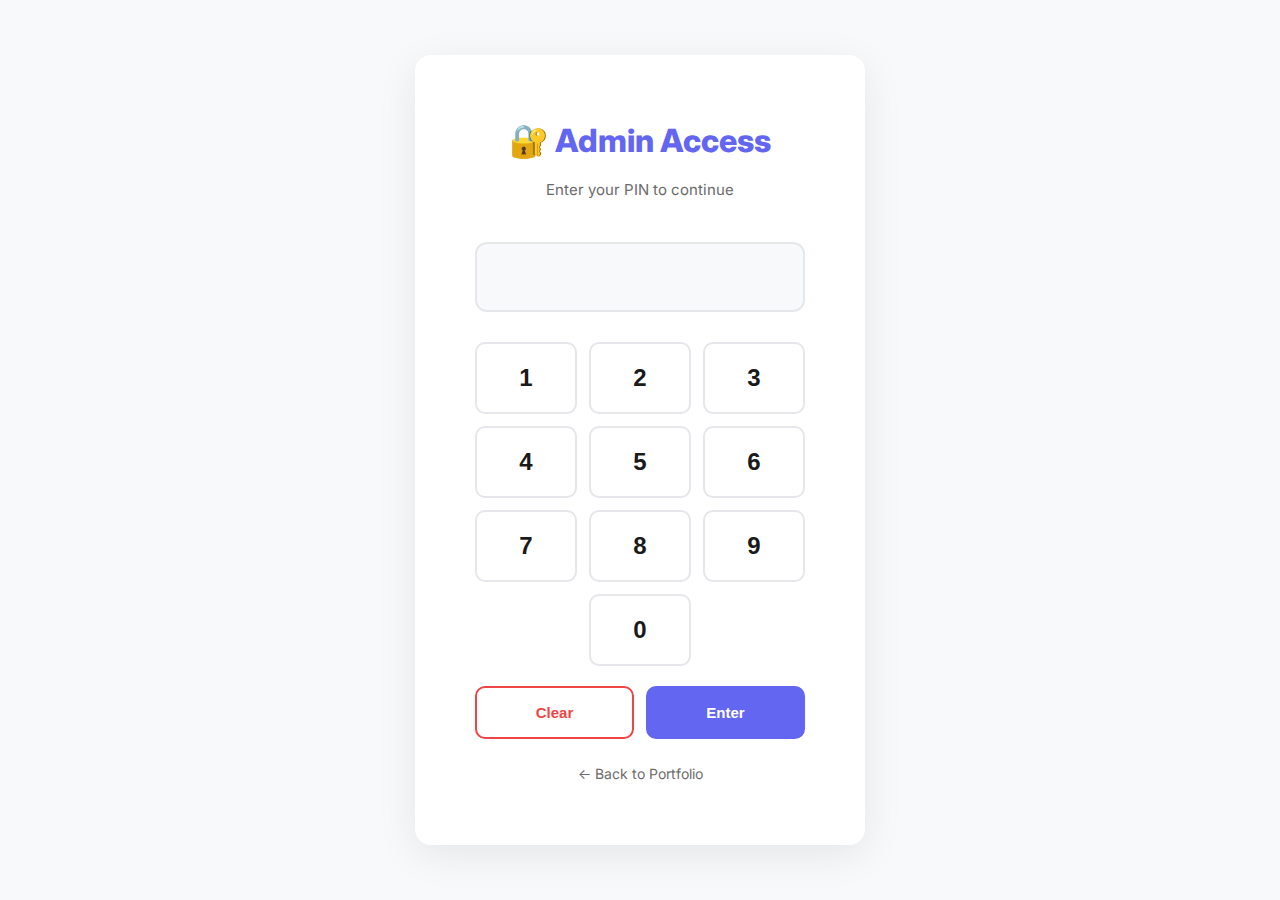
<file: admin (1).html>
<!DOCTYPE html>
<html lang="en">
<head>
    <meta charset="UTF-8">
    <meta name="viewport" content="width=device-width, initial-scale=1.0">
    <title>Admin Panel - Portfolio Management</title>
    <link rel="preconnect" href="https://fonts.googleapis.com">
    <link rel="preconnect" href="https://fonts.gstatic.com" crossorigin>
    <link href="https://fonts.googleapis.com/css2?family=Inter:wght@400;500;600;700;800&display=swap" rel="stylesheet">
    <style>
        * {
            margin: 0;
            padding: 0;
            box-sizing: border-box;
        }

        :root {
            --bg-primary: #FFFFFF;
            --bg-secondary: #F8F9FA;
            --text-primary: #1A1A1A;
            --text-secondary: #6B6B6B;
            --accent: #6366F1;
            --danger: #EF4444;
            --success: #10B981;
            --border: #E5E7EB;
        }

        body {
            font-family: 'Inter', -apple-system, BlinkMacSystemFont, sans-serif;
            background: var(--bg-secondary);
            color: var(--text-primary);
            line-height: 1.6;
        }

        /* Login Screen */
        .login-container {
            min-height: 100vh;
            display: flex;
            align-items: center;
            justify-content: center;
            padding: 20px;
        }

        .login-box {
            background: white;
            border-radius: 16px;
            padding: 60px;
            max-width: 450px;
            width: 100%;
            box-shadow: 0 10px 40px rgba(0, 0, 0, 0.08);
        }

        .login-title {
            font-size: 32px;
            font-weight: 800;
            margin-bottom: 12px;
            text-align: center;
            color: var(--accent);
        }

        .login-subtitle {
            color: var(--text-secondary);
            text-align: center;
            margin-bottom: 40px;
            font-size: 15px;
        }

        .keypad-display {
            background: var(--bg-secondary);
            border: 2px solid var(--border);
            border-radius: 12px;
            padding: 24px;
            text-align: center;
            font-family: 'Courier New', monospace;
            font-size: 32px;
            letter-spacing: 12px;
            margin-bottom: 30px;
            min-height: 70px;
            display: flex;
            align-items: center;
            justify-content: center;
            color: var(--accent);
        }

        .keypad-grid {
            display: grid;
            grid-template-columns: repeat(3, 1fr);
            gap: 12px;
            margin-bottom: 20px;
        }

        .keypad-btn {
            background: white;
            border: 2px solid var(--border);
            border-radius: 10px;
            padding: 20px;
            font-size: 24px;
            font-weight: 600;
            color: var(--text-primary);
            cursor: pointer;
            transition: all 0.2s ease;
        }

        .keypad-btn:hover {
            background: var(--bg-secondary);
            border-color: var(--accent);
        }

        .keypad-btn:active {
            transform: scale(0.95);
        }

        .keypad-zero {
            grid-column: 2;
        }

        .keypad-actions {
            display: grid;
            grid-template-columns: 1fr 1fr;
            gap: 12px;
            margin-top: 20px;
        }

        .keypad-action-btn {
            padding: 16px;
            border-radius: 10px;
            font-size: 15px;
            font-weight: 600;
            cursor: pointer;
            transition: all 0.2s ease;
            border: 2px solid;
        }

        .btn-clear {
            background: white;
            border-color: var(--danger);
            color: var(--danger);
        }

        .btn-clear:hover {
            background: var(--danger);
            color: white;
        }

        .btn-enter {
            background: var(--accent);
            border-color: var(--accent);
            color: white;
        }

        .btn-enter:hover {
            background: #4F46E5;
        }

        .back-link {
            display: block;
            text-align: center;
            margin-top: 24px;
            color: var(--text-secondary);
            text-decoration: none;
            font-size: 14px;
            transition: color 0.3s ease;
        }

        .back-link:hover {
            color: var(--accent);
        }

        /* Admin Dashboard */
        .admin-container {
            display: none;
            min-height: 100vh;
            padding: 40px;
        }

        .admin-container.active {
            display: block;
        }

        .admin-header {
            max-width: 1200px;
            margin: 0 auto 40px;
            display: flex;
            justify-content: space-between;
            align-items: center;
            padding-bottom: 30px;
            border-bottom: 2px solid var(--border);
        }

        .admin-title {
            font-size: 32px;
            font-weight: 800;
            color: var(--accent);
        }

        .header-actions {
            display: flex;
            gap: 12px;
        }

        .btn-portfolio {
            padding: 12px 24px;
            background: white;
            border: 2px solid var(--border);
            border-radius: 8px;
            color: var(--text-primary);
            font-weight: 600;
            cursor: pointer;
            transition: all 0.3s ease;
            text-decoration: none;
            font-size: 14px;
        }

        .btn-portfolio:hover {
            border-color: var(--accent);
            color: var(--accent);
        }

        .btn-logout {
            padding: 12px 24px;
            background: var(--danger);
            border: 2px solid var(--danger);
            border-radius: 8px;
            color: white;
            font-weight: 600;
            cursor: pointer;
            transition: all 0.3s ease;
            font-size: 14px;
        }

        .btn-logout:hover {
            background: #DC2626;
        }

        .admin-content {
            max-width: 1200px;
            margin: 0 auto;
        }

        .admin-section {
            background: white;
            border-radius: 16px;
            padding: 40px;
            margin-bottom: 30px;
            box-shadow: 0 1px 3px rgba(0, 0, 0, 0.05);
        }

        .section-title {
            font-size: 24px;
            font-weight: 700;
            margin-bottom: 30px;
            color: var(--text-primary);
        }

        .form-grid {
            display: grid;
            grid-template-columns: repeat(auto-fit, minmax(300px, 1fr));
            gap: 20px;
            margin-bottom: 24px;
        }

        .form-group {
            margin-bottom: 20px;
        }

        .form-label {
            display: block;
            margin-bottom: 8px;
            font-size: 14px;
            color: var(--text-secondary);
            font-weight: 600;
        }

        .form-input,
        .form-textarea,
        .form-select {
            width: 100%;
            padding: 12px 16px;
            background: white;
            border: 2px solid var(--border);
            border-radius: 8px;
            color: var(--text-primary);
            font-size: 15px;
            transition: all 0.3s ease;
            font-family: 'Inter', sans-serif;
        }

        .form-input:focus,
        .form-textarea:focus,
        .form-select:focus {
            outline: none;
            border-color: var(--accent);
        }

        .form-textarea {
            resize: vertical;
            min-height: 120px;
        }

        .btn-primary {
            padding: 14px 32px;
            background: var(--accent);
            border: none;
            border-radius: 8px;
            color: white;
            font-size: 15px;
            font-weight: 600;
            cursor: pointer;
            transition: all 0.3s ease;
        }

        .btn-primary:hover {
            background: #4F46E5;
            transform: translateY(-2px);
        }

        .item-list {
            display: grid;
            gap: 16px;
            margin-top: 30px;
        }

        .item-card {
            background: var(--bg-secondary);
            border: 2px solid var(--border);
            border-radius: 12px;
            padding: 20px;
            display: flex;
            justify-content: space-between;
            align-items: center;
            gap: 20px;
            transition: all 0.3s ease;
        }

        .item-card:hover {
            border-color: var(--accent);
        }

        .item-info {
            flex: 1;
        }

        .item-title {
            font-weight: 600;
            font-size: 16px;
            margin-bottom: 4px;
        }

        .item-subtitle {
            font-size: 14px;
            color: var(--text-secondary);
        }

        .btn-delete {
            padding: 10px 20px;
            background: white;
            border: 2px solid var(--danger);
            border-radius: 8px;
            color: var(--danger);
            font-weight: 600;
            cursor: pointer;
            transition: all 0.3s ease;
            font-size: 14px;
        }

        .btn-delete:hover {
            background: var(--danger);
            color: white;
        }

        /* Success Message */
        .success-message {
            position: fixed;
            top: 20px;
            right: 20px;
            background: var(--success);
            color: white;
            padding: 16px 24px;
            border-radius: 8px;
            font-weight: 600;
            box-shadow: 0 10px 30px rgba(16, 185, 129, 0.3);
            transform: translateX(400px);
            transition: transform 0.3s ease;
            z-index: 1000;
        }

        .success-message.show {
            transform: translateX(0);
        }

        /* Responsive */
        @media (max-width: 768px) {
            .login-box {
                padding: 40px 30px;
            }

            .admin-container {
                padding: 20px;
            }

            .admin-header {
                flex-direction: column;
                gap: 20px;
                align-items: flex-start;
            }

            .header-actions {
                width: 100%;
            }

            .btn-portfolio,
            .btn-logout {
                flex: 1;
            }

            .admin-section {
                padding: 30px 20px;
            }

            .form-grid {
                grid-template-columns: 1fr;
            }

            .item-card {
                flex-direction: column;
                align-items: flex-start;
            }

            .btn-delete {
                width: 100%;
            }
        }
    </style>
</head>
<body>
    <!-- Success Message -->
    <div class="success-message" id="successMessage"></div>

    <!-- Login Screen -->
    <div class="login-container" id="loginScreen">
        <div class="login-box">
            <h1 class="login-title">🔐 Admin Access</h1>
            <p class="login-subtitle">Enter your PIN to continue</p>
            
            <div class="keypad-display" id="keypadDisplay"></div>
            
            <div class="keypad-grid">
                <button class="keypad-btn" onclick="addDigit('1')">1</button>
                <button class="keypad-btn" onclick="addDigit('2')">2</button>
                <button class="keypad-btn" onclick="addDigit('3')">3</button>
                <button class="keypad-btn" onclick="addDigit('4')">4</button>
                <button class="keypad-btn" onclick="addDigit('5')">5</button>
                <button class="keypad-btn" onclick="addDigit('6')">6</button>
                <button class="keypad-btn" onclick="addDigit('7')">7</button>
                <button class="keypad-btn" onclick="addDigit('8')">8</button>
                <button class="keypad-btn" onclick="addDigit('9')">9</button>
                <button class="keypad-btn keypad-zero" onclick="addDigit('0')">0</button>
            </div>
            
            <div class="keypad-actions">
                <button class="keypad-action-btn btn-clear" onclick="clearKeypad()">Clear</button>
                <button class="keypad-action-btn btn-enter" onclick="checkCode()">Enter</button>
            </div>
            
            <a href="index.html" class="back-link">← Back to Portfolio</a>
        </div>
    </div>

    <!-- Admin Dashboard -->
    <div class="admin-container" id="adminDashboard">
        <div class="admin-header">
            <h1 class="admin-title">⚡ Admin Panel</h1>
            <div class="header-actions">
                <a href="index.html" class="btn-portfolio" target="_blank">View Portfolio</a>
                <button class="btn-logout" onclick="logout()">Logout</button>
            </div>
        </div>

        <div class="admin-content">
            <!-- Manage Projects -->
            <div class="admin-section">
                <h2 class="section-title">📁 Manage Projects</h2>
                
                <div class="form-grid">
                    <div class="form-group">
                        <label class="form-label">Project Title</label>
                        <input type="text" class="form-input" id="projectTitle" placeholder="Enter project name">
                    </div>
                    
                    <div class="form-group">
                        <label class="form-label">Project Type</label>
                        <select class="form-select" id="projectType">
                            <option value="hobby">Hobby Project</option>
                            <option value="main">Main Project</option>
                        </select>
                    </div>
                </div>
                
                <div class="form-group">
                    <label class="form-label">Description</label>
                    <textarea class="form-textarea" id="projectDescription" placeholder="Describe your project..."></textarea>
                </div>
                
                <div class="form-group">
                    <label class="form-label">Project Link</label>
                    <input type="url" class="form-input" id="projectLink" placeholder="https://...">
                </div>
                
                <div class="form-group">
                    <label class="form-label">Image URLs (one per line for auto-slider)</label>
                    <textarea class="form-textarea" id="projectImages" placeholder="https://image1.jpg
https://image2.jpg
https://image3.jpg" rows="4"></textarea>
                    <small style="color: var(--text-secondary); font-size: 12px; display: block; margin-top: 8px;">
                        💡 Add multiple images (one URL per line) to create an auto-sliding gallery. Images will be cropped to fit perfectly.
                    </small>
                </div>
                
                <button class="btn-primary" onclick="addProject()">➕ Add Project</button>
                
                <div class="item-list" id="projectsList"></div>
            </div>

            <!-- Manage Contacts -->
            <div class="admin-section">
                <h2 class="section-title">📞 Manage Contact Links</h2>
                
                <div class="form-grid">
                    <div class="form-group">
                        <label class="form-label">Contact Title</label>
                        <input type="text" class="form-input" id="contactTitle" placeholder="e.g., Email, LinkedIn">
                    </div>
                    
                    <div class="form-group">
                        <label class="form-label">Icon Emoji</label>
                        <input type="text" class="form-input" id="contactIcon" placeholder="📧" maxlength="2">
                    </div>
                </div>
                
                <div class="form-group">
                    <label class="form-label">Contact Link/Info</label>
                    <input type="text" class="form-input" id="contactLink" placeholder="URL or contact information">
                </div>
                
                <button class="btn-primary" onclick="addContact()">➕ Add Contact</button>
                
                <div class="item-list" id="contactsList"></div>
            </div>
        </div>
    </div>

    <script>
        // Configuration
        const SECRET_CODE = '2583';
        let keypadInput = '';

        // Keypad Functions
        function addDigit(digit) {
            if (keypadInput.length < 4) {
                keypadInput += digit;
                document.getElementById('keypadDisplay').textContent = '•'.repeat(keypadInput.length);
            }
        }

        function clearKeypad() {
            keypadInput = '';
            document.getElementById('keypadDisplay').textContent = '';
        }

        function checkCode() {
            if (keypadInput === SECRET_CODE) {
                document.getElementById('loginScreen').style.display = 'none';
                document.getElementById('adminDashboard').classList.add('active');
                renderLists();
            } else {
                const display = document.getElementById('keypadDisplay');
                display.textContent = '❌ ACCESS DENIED';
                display.style.color = 'var(--danger)';
                setTimeout(() => {
                    clearKeypad();
                    display.style.color = 'var(--accent)';
                }, 1500);
            }
        }

        function logout() {
            document.getElementById('loginScreen').style.display = 'flex';
            document.getElementById('adminDashboard').classList.remove('active');
            clearKeypad();
        }

        // Success Message
        function showSuccess(message) {
            const successMsg = document.getElementById('successMessage');
            successMsg.textContent = message;
            successMsg.classList.add('show');
            setTimeout(() => {
                successMsg.classList.remove('show');
            }, 3000);
        }

        // Data Management
        let projects = JSON.parse(localStorage.getItem('portfolio_projects')) || [];
        let contacts = JSON.parse(localStorage.getItem('portfolio_contacts')) || [];

        function saveData() {
            localStorage.setItem('portfolio_projects', JSON.stringify(projects));
            localStorage.setItem('portfolio_contacts', JSON.stringify(contacts));
            renderLists();
        }

        // Project Management
        function addProject() {
            const title = document.getElementById('projectTitle').value;
            const type = document.getElementById('projectType').value;
            const description = document.getElementById('projectDescription').value;
            const link = document.getElementById('projectLink').value;
            const imagesText = document.getElementById('projectImages').value;

            if (!title || !description || !link) {
                alert('⚠️ Please fill in all required fields!');
                return;
            }

            // Parse images - split by newline and filter empty lines
            const images = imagesText
                .split('\n')
                .map(url => url.trim())
                .filter(url => url.length > 0);

            // If no images provided, use placeholder
            const finalImages = images.length > 0 
                ? images 
                : [`https://via.placeholder.com/600x400/6366F1/FFFFFF?text=${encodeURIComponent(title)}`];

            const newProject = {
                id: Date.now(),
                type,
                title,
                description,
                link,
                images: finalImages
            };

            projects.push(newProject);
            saveData();

            // Clear form
            document.getElementById('projectTitle').value = '';
            document.getElementById('projectDescription').value = '';
            document.getElementById('projectLink').value = '';
            document.getElementById('projectImages').value = '';

            showSuccess('✅ Project added successfully!');
        }

        function deleteProject(id) {
            if (confirm('Are you sure you want to delete this project?')) {
                projects = projects.filter(p => p.id !== id);
                saveData();
                showSuccess('✅ Project deleted successfully!');
            }
        }

        // Contact Management
        function addContact() {
            const title = document.getElementById('contactTitle').value;
            const link = document.getElementById('contactLink').value;
            const icon = document.getElementById('contactIcon').value;

            if (!title || !link) {
                alert('⚠️ Please fill in all required fields!');
                return;
            }

            const newContact = {
                id: Date.now(),
                title,
                link,
                icon: icon || '🔗'
            };

            contacts.push(newContact);
            saveData();

            // Clear form
            document.getElementById('contactTitle').value = '';
            document.getElementById('contactLink').value = '';
            document.getElementById('contactIcon').value = '';

            showSuccess('✅ Contact added successfully!');
        }

        function deleteContact(id) {
            if (confirm('Are you sure you want to delete this contact?')) {
                contacts = contacts.filter(c => c.id !== id);
                saveData();
                showSuccess('✅ Contact deleted successfully!');
            }
        }

        // Render Lists
        function renderLists() {
            // Render projects
            const projectsList = document.getElementById('projectsList');
            projectsList.innerHTML = projects.map(project => {
                const imageCount = Array.isArray(project.images) ? project.images.length : 1;
                const imageText = imageCount > 1 ? `${imageCount} images (auto-slider)` : '1 image';
                return `
                    <div class="item-card">
                        <div class="item-info">
                            <div class="item-title">${project.title}</div>
                            <div class="item-subtitle">${project.type} • ${imageText} • ${project.link}</div>
                        </div>
                        <button class="btn-delete" onclick="deleteProject(${project.id})">Delete</button>
                    </div>
                `;
            }).join('');

            // Render contacts
            const contactsList = document.getElementById('contactsList');
            contactsList.innerHTML = contacts.map(contact => `
                <div class="item-card">
                    <div class="item-info">
                        <div class="item-title">${contact.icon} ${contact.title}</div>
                        <div class="item-subtitle">${contact.link}</div>
                    </div>
                    <button class="btn-delete" onclick="deleteContact(${contact.id})">Delete</button>
                </div>
            `).join('');
        }

        // Enter key support
        document.addEventListener('keydown', (e) => {
            if (document.getElementById('loginScreen').style.display !== 'none') {
                if (e.key >= '0' && e.key <= '9') {
                    addDigit(e.key);
                } else if (e.key === 'Enter') {
                    checkCode();
                } else if (e.key === 'Backspace') {
                    clearKeypad();
                }
            }
        });
    </script>
</body>
</html>
</file>
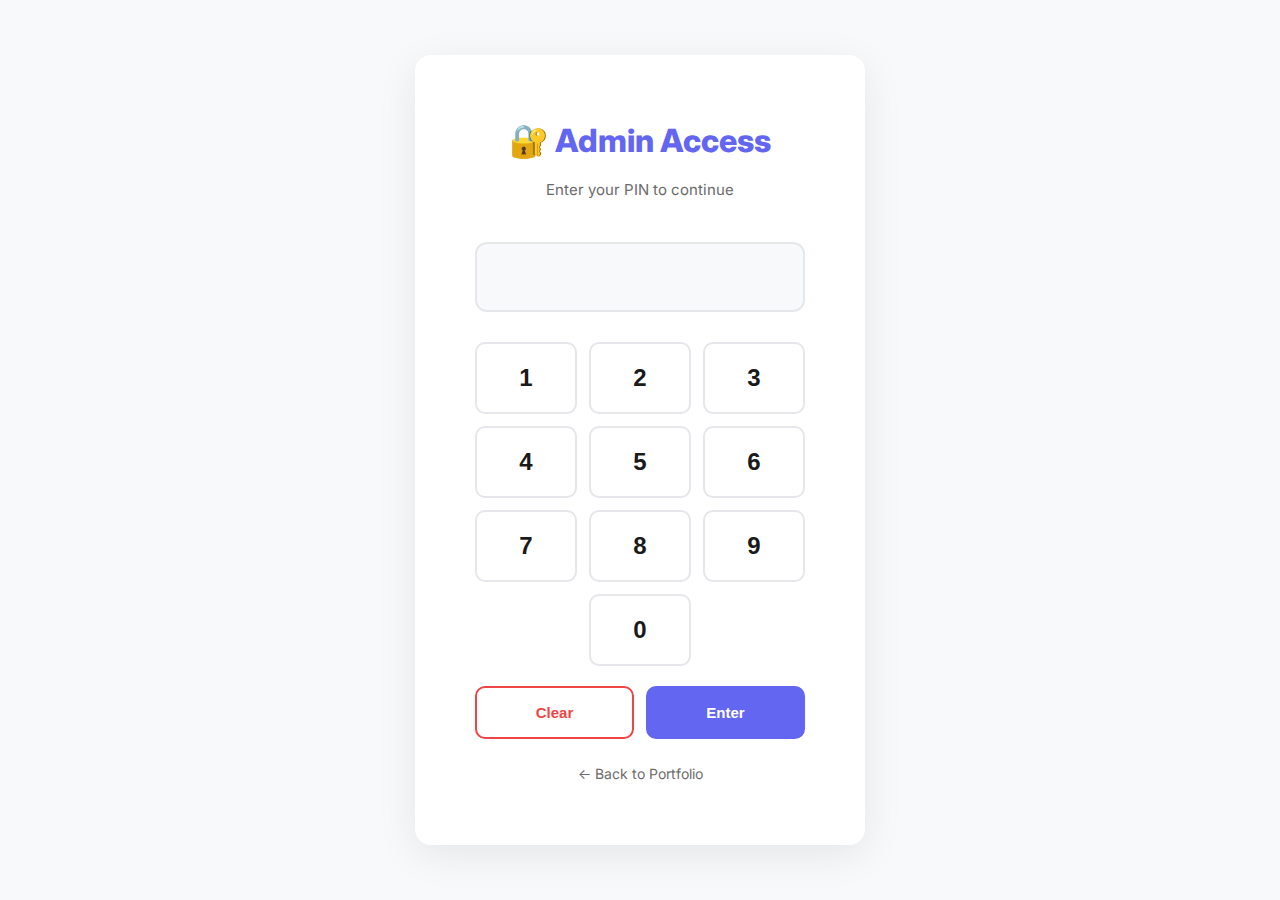
<file: admin.html>
<!DOCTYPE html>
<html lang="en">
<head>
    <meta charset="UTF-8">
    <meta name="viewport" content="width=device-width, initial-scale=1.0">
    <title>Admin Panel - Portfolio Management</title>
    <link rel="preconnect" href="https://fonts.googleapis.com">
    <link rel="preconnect" href="https://fonts.gstatic.com" crossorigin>
    <link href="https://fonts.googleapis.com/css2?family=Inter:wght@400;500;600;700;800&display=swap" rel="stylesheet">
    <style>
        * {
            margin: 0;
            padding: 0;
            box-sizing: border-box;
        }

        :root {
            --bg-primary: #FFFFFF;
            --bg-secondary: #F8F9FA;
            --text-primary: #1A1A1A;
            --text-secondary: #6B6B6B;
            --accent: #6366F1;
            --danger: #EF4444;
            --success: #10B981;
            --border: #E5E7EB;
        }

        body {
            font-family: 'Inter', -apple-system, BlinkMacSystemFont, sans-serif;
            background: var(--bg-secondary);
            color: var(--text-primary);
            line-height: 1.6;
        }

        /* Login Screen */
        .login-container {
            min-height: 100vh;
            display: flex;
            align-items: center;
            justify-content: center;
            padding: 20px;
        }

        .login-box {
            background: white;
            border-radius: 16px;
            padding: 60px;
            max-width: 450px;
            width: 100%;
            box-shadow: 0 10px 40px rgba(0, 0, 0, 0.08);
        }

        .login-title {
            font-size: 32px;
            font-weight: 800;
            margin-bottom: 12px;
            text-align: center;
            color: var(--accent);
        }

        .login-subtitle {
            color: var(--text-secondary);
            text-align: center;
            margin-bottom: 40px;
            font-size: 15px;
        }

        .keypad-display {
            background: var(--bg-secondary);
            border: 2px solid var(--border);
            border-radius: 12px;
            padding: 24px;
            text-align: center;
            font-family: 'Courier New', monospace;
            font-size: 32px;
            letter-spacing: 12px;
            margin-bottom: 30px;
            min-height: 70px;
            display: flex;
            align-items: center;
            justify-content: center;
            color: var(--accent);
        }

        .keypad-grid {
            display: grid;
            grid-template-columns: repeat(3, 1fr);
            gap: 12px;
            margin-bottom: 20px;
        }

        .keypad-btn {
            background: white;
            border: 2px solid var(--border);
            border-radius: 10px;
            padding: 20px;
            font-size: 24px;
            font-weight: 600;
            color: var(--text-primary);
            cursor: pointer;
            transition: all 0.2s ease;
        }

        .keypad-btn:hover {
            background: var(--bg-secondary);
            border-color: var(--accent);
        }

        .keypad-btn:active {
            transform: scale(0.95);
        }

        .keypad-zero {
            grid-column: 2;
        }

        .keypad-actions {
            display: grid;
            grid-template-columns: 1fr 1fr;
            gap: 12px;
            margin-top: 20px;
        }

        .keypad-action-btn {
            padding: 16px;
            border-radius: 10px;
            font-size: 15px;
            font-weight: 600;
            cursor: pointer;
            transition: all 0.2s ease;
            border: 2px solid;
        }

        .btn-clear {
            background: white;
            border-color: var(--danger);
            color: var(--danger);
        }

        .btn-clear:hover {
            background: var(--danger);
            color: white;
        }

        .btn-enter {
            background: var(--accent);
            border-color: var(--accent);
            color: white;
        }

        .btn-enter:hover {
            background: #4F46E5;
        }

        .back-link {
            display: block;
            text-align: center;
            margin-top: 24px;
            color: var(--text-secondary);
            text-decoration: none;
            font-size: 14px;
            transition: color 0.3s ease;
        }

        .back-link:hover {
            color: var(--accent);
        }

        /* Admin Dashboard */
        .admin-container {
            display: none;
            min-height: 100vh;
            padding: 40px;
        }

        .admin-container.active {
            display: block;
        }

        .admin-header {
            max-width: 1200px;
            margin: 0 auto 40px;
            display: flex;
            justify-content: space-between;
            align-items: center;
            padding-bottom: 30px;
            border-bottom: 2px solid var(--border);
        }

        .admin-title {
            font-size: 32px;
            font-weight: 800;
            color: var(--accent);
        }

        .header-actions {
            display: flex;
            gap: 12px;
        }

        .btn-portfolio {
            padding: 12px 24px;
            background: white;
            border: 2px solid var(--border);
            border-radius: 8px;
            color: var(--text-primary);
            font-weight: 600;
            cursor: pointer;
            transition: all 0.3s ease;
            text-decoration: none;
            font-size: 14px;
        }

        .btn-portfolio:hover {
            border-color: var(--accent);
            color: var(--accent);
        }

        .btn-logout {
            padding: 12px 24px;
            background: var(--danger);
            border: 2px solid var(--danger);
            border-radius: 8px;
            color: white;
            font-weight: 600;
            cursor: pointer;
            transition: all 0.3s ease;
            font-size: 14px;
        }

        .btn-logout:hover {
            background: #DC2626;
        }

        .admin-content {
            max-width: 1200px;
            margin: 0 auto;
        }

        .admin-section {
            background: white;
            border-radius: 16px;
            padding: 40px;
            margin-bottom: 30px;
            box-shadow: 0 1px 3px rgba(0, 0, 0, 0.05);
        }

        .section-title {
            font-size: 24px;
            font-weight: 700;
            margin-bottom: 30px;
            color: var(--text-primary);
        }

        .form-grid {
            display: grid;
            grid-template-columns: repeat(auto-fit, minmax(300px, 1fr));
            gap: 20px;
            margin-bottom: 24px;
        }

        .form-group {
            margin-bottom: 20px;
        }

        .form-label {
            display: block;
            margin-bottom: 8px;
            font-size: 14px;
            color: var(--text-secondary);
            font-weight: 600;
        }

        .form-input,
        .form-textarea,
        .form-select {
            width: 100%;
            padding: 12px 16px;
            background: white;
            border: 2px solid var(--border);
            border-radius: 8px;
            color: var(--text-primary);
            font-size: 15px;
            transition: all 0.3s ease;
            font-family: 'Inter', sans-serif;
        }

        .form-input:focus,
        .form-textarea:focus,
        .form-select:focus {
            outline: none;
            border-color: var(--accent);
        }

        .form-textarea {
            resize: vertical;
            min-height: 120px;
        }

        .btn-primary {
            padding: 14px 32px;
            background: var(--accent);
            border: none;
            border-radius: 8px;
            color: white;
            font-size: 15px;
            font-weight: 600;
            cursor: pointer;
            transition: all 0.3s ease;
        }

        .btn-primary:hover {
            background: #4F46E5;
            transform: translateY(-2px);
        }

        .item-list {
            display: grid;
            gap: 16px;
            margin-top: 30px;
        }

        .item-card {
            background: var(--bg-secondary);
            border: 2px solid var(--border);
            border-radius: 12px;
            padding: 20px;
            display: flex;
            justify-content: space-between;
            align-items: center;
            gap: 20px;
            transition: all 0.3s ease;
        }

        .item-card:hover {
            border-color: var(--accent);
        }

        .item-info {
            flex: 1;
        }

        .item-title {
            font-weight: 600;
            font-size: 16px;
            margin-bottom: 4px;
        }

        .item-subtitle {
            font-size: 14px;
            color: var(--text-secondary);
        }

        .btn-delete {
            padding: 10px 20px;
            background: white;
            border: 2px solid var(--danger);
            border-radius: 8px;
            color: var(--danger);
            font-weight: 600;
            cursor: pointer;
            transition: all 0.3s ease;
            font-size: 14px;
        }

        .btn-delete:hover {
            background: var(--danger);
            color: white;
        }

        /* Success Message */
        .success-message {
            position: fixed;
            top: 20px;
            right: 20px;
            background: var(--success);
            color: white;
            padding: 16px 24px;
            border-radius: 8px;
            font-weight: 600;
            box-shadow: 0 10px 30px rgba(16, 185, 129, 0.3);
            transform: translateX(400px);
            transition: transform 0.3s ease;
            z-index: 1000;
        }

        .success-message.show {
            transform: translateX(0);
        }

        /* Responsive */
        @media (max-width: 768px) {
            .login-box {
                padding: 40px 30px;
            }

            .admin-container {
                padding: 20px;
            }

            .admin-header {
                flex-direction: column;
                gap: 20px;
                align-items: flex-start;
            }

            .header-actions {
                width: 100%;
            }

            .btn-portfolio,
            .btn-logout {
                flex: 1;
            }

            .admin-section {
                padding: 30px 20px;
            }

            .form-grid {
                grid-template-columns: 1fr;
            }

            .item-card {
                flex-direction: column;
                align-items: flex-start;
                gap: 12px;
            }

            .item-card > div:last-child {
                width: 100%;
            }

            .item-card .btn-delete {
                flex: 1;
                min-width: 0;
            }
        }
    </style>
</head>
<body>
    <!-- Success Message -->
    <div class="success-message" id="successMessage"></div>

    <!-- Login Screen -->
    <div class="login-container" id="loginScreen">
        <div class="login-box">
            <h1 class="login-title">🔐 Admin Access</h1>
            <p class="login-subtitle">Enter your PIN to continue</p>
            
            <div class="keypad-display" id="keypadDisplay"></div>
            
            <div class="keypad-grid">
                <button class="keypad-btn" onclick="addDigit('1')">1</button>
                <button class="keypad-btn" onclick="addDigit('2')">2</button>
                <button class="keypad-btn" onclick="addDigit('3')">3</button>
                <button class="keypad-btn" onclick="addDigit('4')">4</button>
                <button class="keypad-btn" onclick="addDigit('5')">5</button>
                <button class="keypad-btn" onclick="addDigit('6')">6</button>
                <button class="keypad-btn" onclick="addDigit('7')">7</button>
                <button class="keypad-btn" onclick="addDigit('8')">8</button>
                <button class="keypad-btn" onclick="addDigit('9')">9</button>
                <button class="keypad-btn keypad-zero" onclick="addDigit('0')">0</button>
            </div>
            
            <div class="keypad-actions">
                <button class="keypad-action-btn btn-clear" onclick="clearKeypad()">Clear</button>
                <button class="keypad-action-btn btn-enter" onclick="checkCode()">Enter</button>
            </div>
            
            <a href="index.html" class="back-link">← Back to Portfolio</a>
        </div>
    </div>

    <!-- Admin Dashboard -->
    <div class="admin-container" id="adminDashboard">
        <div class="admin-header">
            <h1 class="admin-title">⚡ Admin Panel</h1>
            <div class="header-actions">
                <a href="index.html" class="btn-portfolio" target="_blank">View Portfolio</a>
                <button class="btn-logout" onclick="logout()">Logout</button>
            </div>
        </div>

        <div class="admin-content">
            <!-- Manage Projects -->
            <div class="admin-section">
                <div style="display: flex; justify-content: space-between; align-items: center; margin-bottom: 24px;">
                    <h2 class="section-title" style="margin-bottom: 0;">📁 Manage Projects</h2>
                    <button class="btn-delete" onclick="clearAllProjects()" style="padding: 8px 16px; font-size: 13px;">
                        🗑️ Clear All
                    </button>
                </div>
                
                <div class="form-grid">
                    <div class="form-group">
                        <label class="form-label">Project Title</label>
                        <input type="text" class="form-input" id="projectTitle" placeholder="Enter project name">
                    </div>
                    
                    <div class="form-group">
                        <label class="form-label">Project Type</label>
                        <select class="form-select" id="projectType">
                            <option value="hobby">Hobby Project</option>
                            <option value="main">Main Project</option>
                        </select>
                    </div>
                </div>
                
                <div class="form-group">
                    <label class="form-label">Description</label>
                    <textarea class="form-textarea" id="projectDescription" placeholder="Describe your project..."></textarea>
                </div>
                
                <div class="form-group">
                    <label class="form-label">Project Link</label>
                    <input type="url" class="form-input" id="projectLink" placeholder="https://...">
                </div>
                
                <div class="form-group">
                    <label class="form-label">Image URLs (one per line for auto-slider)</label>
                    <textarea class="form-textarea" id="projectImages" placeholder="https://image1.jpg
https://image2.jpg
https://image3.jpg" rows="4"></textarea>
                    <small style="color: var(--text-secondary); font-size: 12px; display: block; margin-top: 8px;">
                        💡 Add multiple images (one URL per line) to create an auto-sliding gallery. Images will be cropped to fit perfectly.
                    </small>
                </div>
                
                <button class="btn-primary" onclick="addProject()">➕ Add Project</button>
                
                <div class="item-list" id="projectsList"></div>
            </div>

            <!-- Manage Contacts -->
            <div class="admin-section">
                <div style="display: flex; justify-content: space-between; align-items: center; margin-bottom: 24px;">
                    <h2 class="section-title" style="margin-bottom: 0;">📞 Manage Contact Links</h2>
                    <button class="btn-delete" onclick="clearAllContacts()" style="padding: 8px 16px; font-size: 13px;">
                        🗑️ Clear All
                    </button>
                </div>
                
                <div class="form-grid">
                    <div class="form-group">
                        <label class="form-label">Contact Title</label>
                        <input type="text" class="form-input" id="contactTitle" placeholder="e.g., Email, LinkedIn">
                    </div>
                    
                    <div class="form-group">
                        <label class="form-label">Icon Emoji</label>
                        <input type="text" class="form-input" id="contactIcon" placeholder="📧" maxlength="2">
                    </div>
                </div>
                
                <div class="form-group">
                    <label class="form-label">Contact Link/Info</label>
                    <input type="text" class="form-input" id="contactLink" placeholder="URL or contact information">
                </div>
                
                <button class="btn-primary" onclick="addContact()">➕ Add Contact</button>
                
                <div class="item-list" id="contactsList"></div>
            </div>
        </div>
    </div>

    <script>
        // Configuration
        const SECRET_CODE = '2583';
        let keypadInput = '';

        // Keypad Functions
        function addDigit(digit) {
            if (keypadInput.length < 4) {
                keypadInput += digit;
                document.getElementById('keypadDisplay').textContent = '•'.repeat(keypadInput.length);
            }
        }

        function clearKeypad() {
            keypadInput = '';
            document.getElementById('keypadDisplay').textContent = '';
        }

        function checkCode() {
            if (keypadInput === SECRET_CODE) {
                document.getElementById('loginScreen').style.display = 'none';
                document.getElementById('adminDashboard').classList.add('active');
                renderLists();
            } else {
                const display = document.getElementById('keypadDisplay');
                display.textContent = '❌ ACCESS DENIED';
                display.style.color = 'var(--danger)';
                setTimeout(() => {
                    clearKeypad();
                    display.style.color = 'var(--accent)';
                }, 1500);
            }
        }

        function logout() {
            document.getElementById('loginScreen').style.display = 'flex';
            document.getElementById('adminDashboard').classList.remove('active');
            clearKeypad();
        }

        // Success Message
        function showSuccess(message) {
            const successMsg = document.getElementById('successMessage');
            successMsg.textContent = message;
            successMsg.classList.add('show');
            setTimeout(() => {
                successMsg.classList.remove('show');
            }, 3000);
        }

        // Data Management - FIXED KEYS TO MATCH PORTFOLIO
        let projects = JSON.parse(localStorage.getItem('portfolioProjects')) || [];
        let contacts = JSON.parse(localStorage.getItem('portfolioContacts')) || [];

        function saveData() {
            localStorage.setItem('portfolioProjects', JSON.stringify(projects));
            localStorage.setItem('portfolioContacts', JSON.stringify(contacts));
            renderLists();
        }

        // Clear All Functions
        function clearAllProjects() {
            if (confirm('⚠️ Are you sure you want to DELETE ALL PROJECTS? This cannot be undone!')) {
                if (confirm('🚨 FINAL WARNING: This will permanently delete all ' + projects.length + ' projects!')) {
                    projects = [];
                    saveData();
                    showSuccess('✅ All projects deleted!');
                }
            }
        }

        function clearAllContacts() {
            if (confirm('⚠️ Are you sure you want to DELETE ALL CONTACTS? This cannot be undone!')) {
                if (confirm('🚨 FINAL WARNING: This will permanently delete all ' + contacts.length + ' contacts!')) {
                    contacts = [];
                    saveData();
                    showSuccess('✅ All contacts deleted!');
                }
            }
        }

        // Project Management
        let editingProjectId = null;

        function addProject() {
            const title = document.getElementById('projectTitle').value;
            const type = document.getElementById('projectType').value;
            const description = document.getElementById('projectDescription').value;
            const link = document.getElementById('projectLink').value;
            const imagesText = document.getElementById('projectImages').value;

            if (!title || !description || !link) {
                alert('⚠️ Please fill in all required fields!');
                return;
            }

            // Parse images - split by newline and filter empty lines
            const images = imagesText
                .split('\n')
                .map(url => url.trim())
                .filter(url => url.length > 0);

            // If no images provided, use placeholder
            const finalImages = images.length > 0 
                ? images 
                : [`https://via.placeholder.com/600x400/6366F1/FFFFFF?text=${encodeURIComponent(title)}`];

            if (editingProjectId) {
                // Update existing project
                const index = projects.findIndex(p => p.id === editingProjectId);
                if (index !== -1) {
                    projects[index] = {
                        id: editingProjectId,
                        type,
                        title,
                        description,
                        link,
                        images: finalImages
                    };
                    showSuccess('✅ Project updated successfully!');
                }
                editingProjectId = null;
                document.querySelector('.btn-primary').textContent = '➕ Add Project';
            } else {
                // Add new project
                const newProject = {
                    id: Date.now(),
                    type,
                    title,
                    description,
                    link,
                    images: finalImages
                };
                projects.push(newProject);
                showSuccess('✅ Project added successfully!');
            }

            saveData();

            // Clear form
            document.getElementById('projectTitle').value = '';
            document.getElementById('projectDescription').value = '';
            document.getElementById('projectLink').value = '';
            document.getElementById('projectImages').value = '';
        }

        function editProject(id) {
            const project = projects.find(p => p.id === id);
            if (!project) return;

            editingProjectId = id;
            document.getElementById('projectTitle').value = project.title;
            document.getElementById('projectType').value = project.type;
            document.getElementById('projectDescription').value = project.description;
            document.getElementById('projectLink').value = project.link;
            document.getElementById('projectImages').value = Array.isArray(project.images) 
                ? project.images.join('\n') 
                : '';

            // Change button text
            document.querySelector('.btn-primary').textContent = '💾 Update Project';
            
            // Scroll to form
            window.scrollTo({ top: 0, behavior: 'smooth' });
        }

        function cancelEdit() {
            editingProjectId = null;
            document.getElementById('projectTitle').value = '';
            document.getElementById('projectDescription').value = '';
            document.getElementById('projectLink').value = '';
            document.getElementById('projectImages').value = '';
            document.querySelector('.btn-primary').textContent = '➕ Add Project';
        }

        function deleteProject(id) {
            if (confirm('Are you sure you want to delete this project?')) {
                projects = projects.filter(p => p.id !== id);
                if (editingProjectId === id) {
                    cancelEdit();
                }
                saveData();
                showSuccess('✅ Project deleted successfully!');
            }
        }

        // Contact Management
        let editingContactId = null;

        function addContact() {
            const title = document.getElementById('contactTitle').value;
            const link = document.getElementById('contactLink').value;
            const icon = document.getElementById('contactIcon').value;

            if (!title || !link) {
                alert('⚠️ Please fill in all required fields!');
                return;
            }

            if (editingContactId) {
                // Update existing contact
                const index = contacts.findIndex(c => c.id === editingContactId);
                if (index !== -1) {
                    contacts[index] = {
                        id: editingContactId,
                        label: title,
                        value: title,
                        link,
                        icon: icon || '🔗'
                    };
                    showSuccess('✅ Contact updated successfully!');
                }
                editingContactId = null;
                document.querySelectorAll('.btn-primary')[1].textContent = '➕ Add Contact';
            } else {
                // Add new contact
                const newContact = {
                    id: Date.now(),
                    label: title,
                    value: title,
                    link,
                    icon: icon || '🔗'
                };
                contacts.push(newContact);
                showSuccess('✅ Contact added successfully!');
            }

            saveData();

            // Clear form
            document.getElementById('contactTitle').value = '';
            document.getElementById('contactLink').value = '';
            document.getElementById('contactIcon').value = '';
        }

        function editContact(id) {
            const contact = contacts.find(c => c.id === id);
            if (!contact) return;

            editingContactId = id;
            document.getElementById('contactTitle').value = contact.label || contact.title;
            document.getElementById('contactLink').value = contact.link;
            document.getElementById('contactIcon').value = contact.icon || '🔗';

            // Change button text
            document.querySelectorAll('.btn-primary')[1].textContent = '💾 Update Contact';
            
            // Scroll to form
            document.querySelector('#contactTitle').scrollIntoView({ behavior: 'smooth', block: 'center' });
        }

        function cancelContactEdit() {
            editingContactId = null;
            document.getElementById('contactTitle').value = '';
            document.getElementById('contactLink').value = '';
            document.getElementById('contactIcon').value = '';
            document.querySelectorAll('.btn-primary')[1].textContent = '➕ Add Contact';
        }

        function deleteContact(id) {
            if (confirm('Are you sure you want to delete this contact?')) {
                contacts = contacts.filter(c => c.id !== id);
                if (editingContactId === id) {
                    cancelContactEdit();
                }
                saveData();
                showSuccess('✅ Contact deleted successfully!');
            }
        }

        // Render Lists
        function renderLists() {
            // Render projects
            const projectsList = document.getElementById('projectsList');
            projectsList.innerHTML = projects.map(project => {
                const imageCount = Array.isArray(project.images) ? project.images.length : 1;
                const imageText = imageCount > 1 ? `${imageCount} images (auto-slider)` : '1 image';
                return `
                    <div class="item-card">
                        <div class="item-info">
                            <div class="item-title">${project.title}</div>
                            <div class="item-subtitle">${project.type} • ${imageText} • ${project.link}</div>
                        </div>
                        <div style="display: flex; gap: 8px;">
                            <button class="btn-delete" onclick="editProject(${project.id})" style="background: var(--accent); border-color: var(--accent);">✏️ Edit</button>
                            <button class="btn-delete" onclick="deleteProject(${project.id})">🗑️ Delete</button>
                        </div>
                    </div>
                `;
            }).join('');

            // Render contacts
            const contactsList = document.getElementById('contactsList');
            contactsList.innerHTML = contacts.map(contact => `
                <div class="item-card">
                    <div class="item-info">
                        <div class="item-title">${contact.icon} ${contact.label || contact.title}</div>
                        <div class="item-subtitle">${contact.link}</div>
                    </div>
                    <div style="display: flex; gap: 8px;">
                        <button class="btn-delete" onclick="editContact(${contact.id})" style="background: var(--accent); border-color: var(--accent);">✏️ Edit</button>
                        <button class="btn-delete" onclick="deleteContact(${contact.id})">🗑️ Delete</button>
                    </div>
                </div>
            `).join('');
        }

        // Enter key support
        document.addEventListener('keydown', (e) => {
            if (document.getElementById('loginScreen').style.display !== 'none') {
                if (e.key >= '0' && e.key <= '9') {
                    addDigit(e.key);
                } else if (e.key === 'Enter') {
                    checkCode();
                } else if (e.key === 'Backspace') {
                    clearKeypad();
                }
            }
        });
    </script>
</body>
</html>
</file>
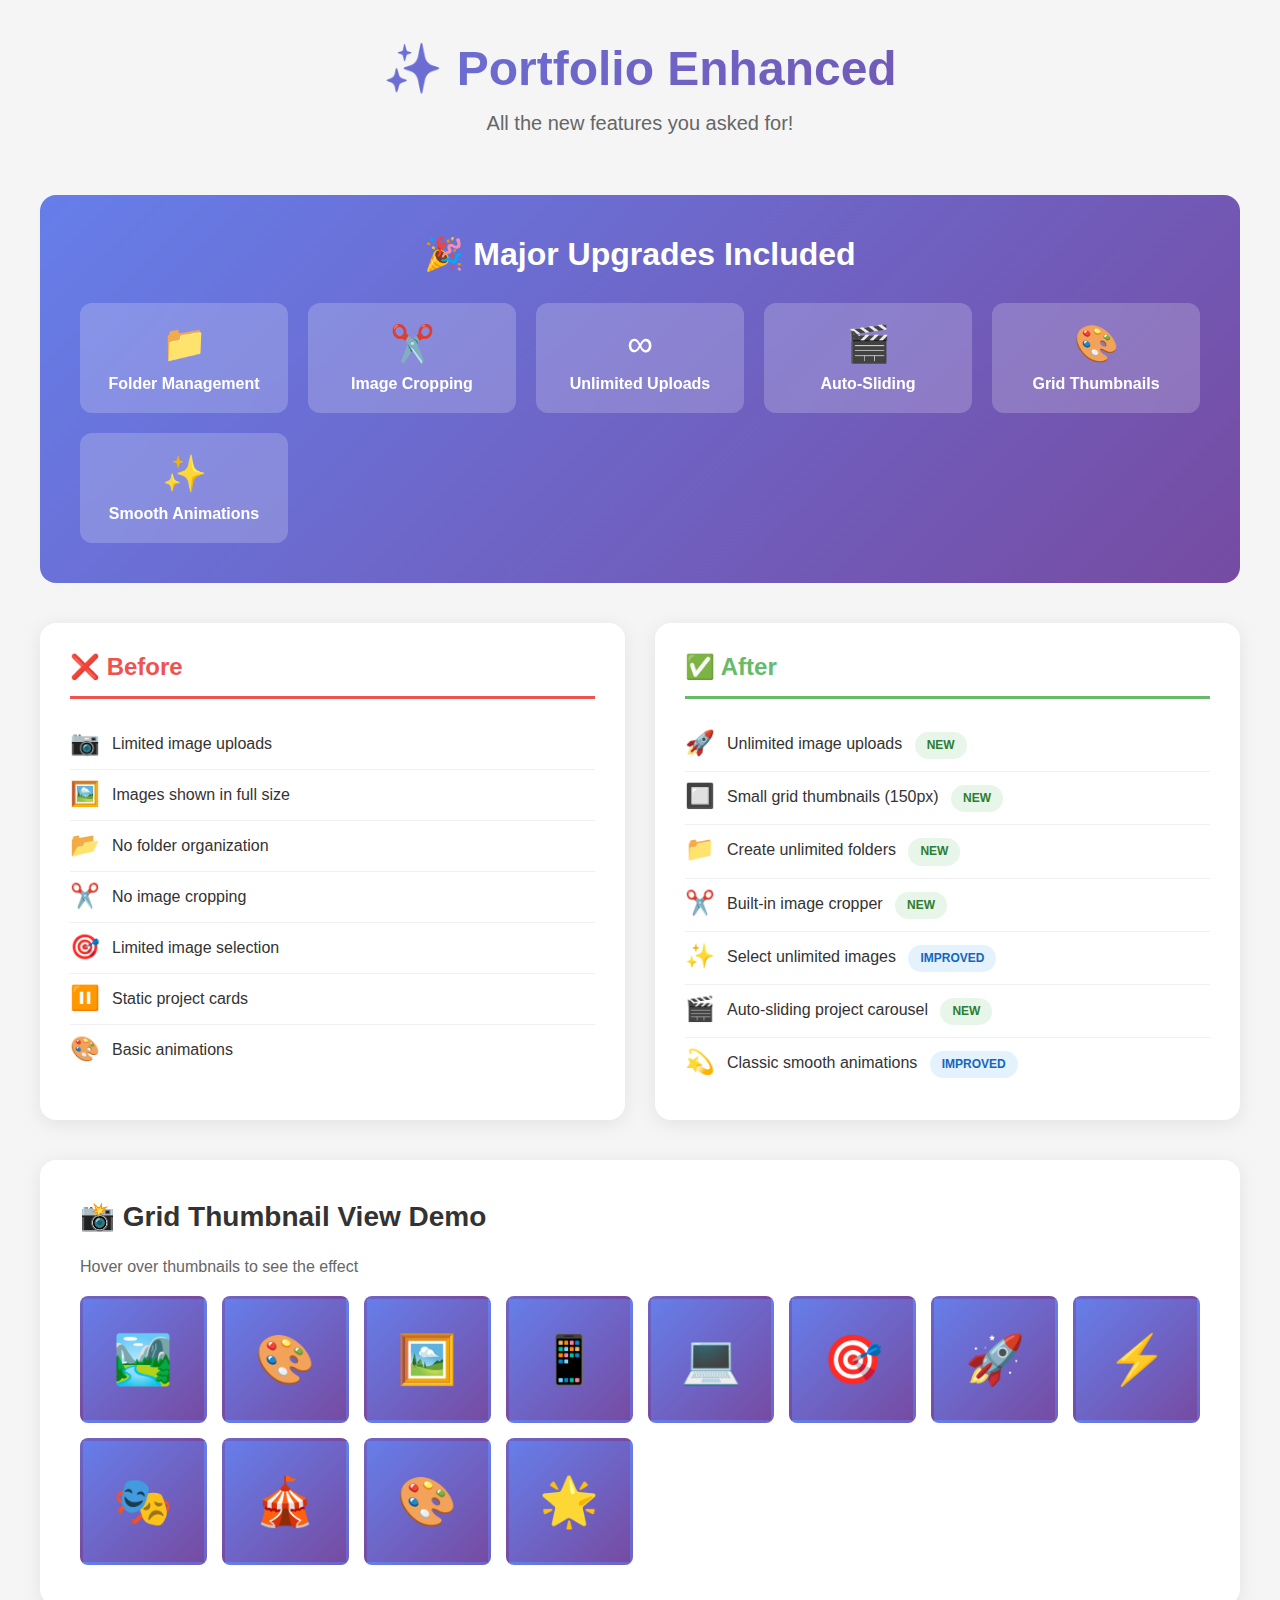
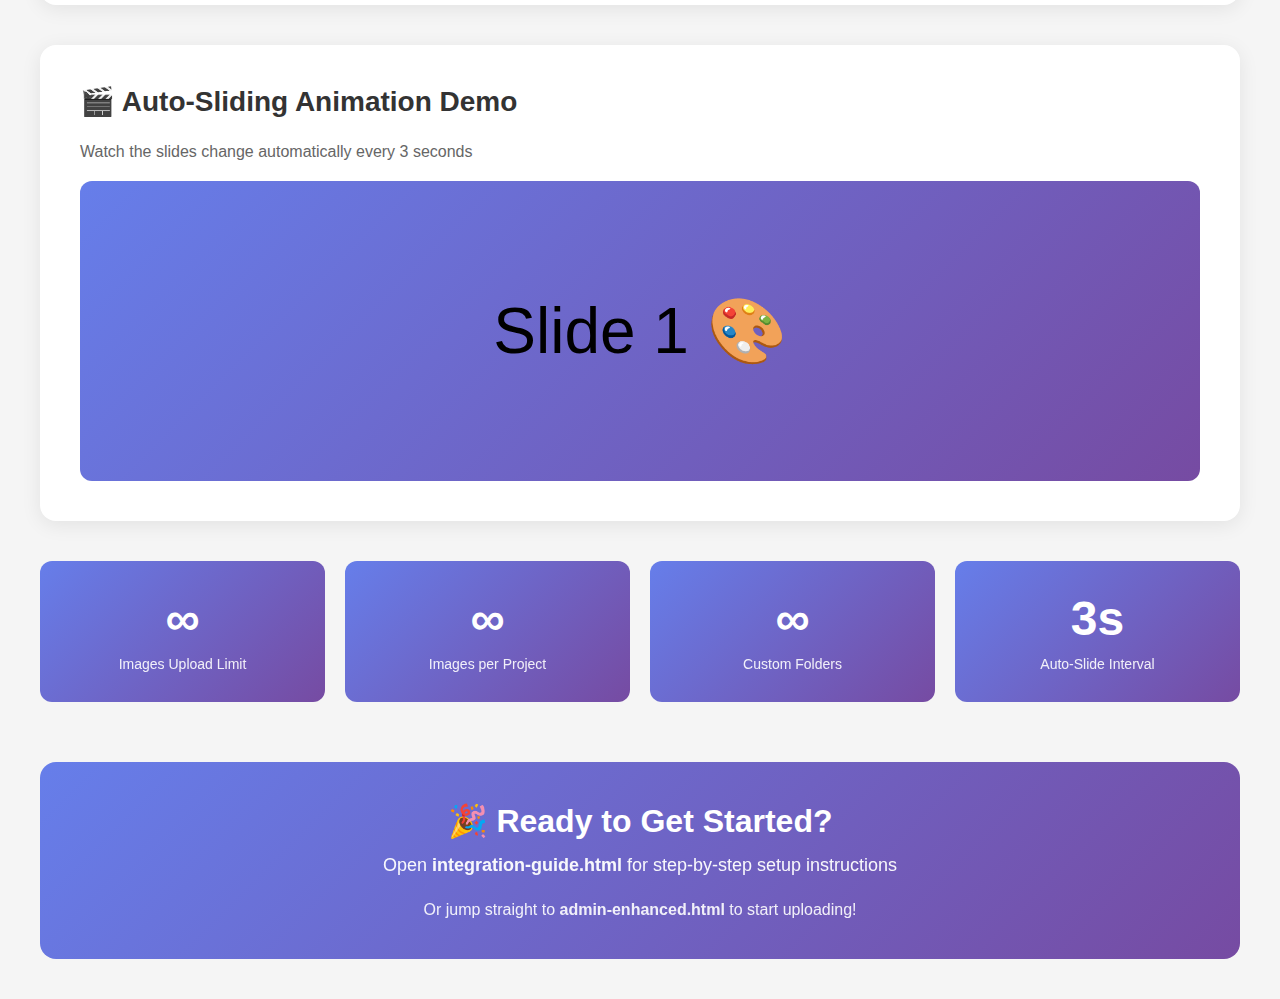
<file: FEATURES-SHOWCASE.html>
<!DOCTYPE html>
<html lang="en">
<head>
    <meta charset="UTF-8">
    <meta name="viewport" content="width=device-width, initial-scale=1.0">
    <title>✨ New Features Showcase</title>
    <style>
        * {
            margin: 0;
            padding: 0;
            box-sizing: border-box;
        }

        body {
            font-family: -apple-system, BlinkMacSystemFont, 'Segoe UI', sans-serif;
            background: #f5f5f5;
            padding: 40px 20px;
        }

        .container {
            max-width: 1200px;
            margin: 0 auto;
        }

        .header {
            text-align: center;
            margin-bottom: 60px;
        }

        .title {
            font-size: 48px;
            font-weight: 800;
            background: linear-gradient(135deg, #667eea 0%, #764ba2 100%);
            -webkit-background-clip: text;
            background-clip: text;
            -webkit-text-fill-color: transparent;
            margin-bottom: 15px;
        }

        .subtitle {
            font-size: 20px;
            color: #666;
        }

        .comparison {
            display: grid;
            grid-template-columns: 1fr 1fr;
            gap: 30px;
            margin-bottom: 40px;
        }

        .column {
            background: white;
            border-radius: 16px;
            padding: 30px;
            box-shadow: 0 4px 20px rgba(0, 0, 0, 0.08);
        }

        .column-header {
            font-size: 24px;
            font-weight: 700;
            margin-bottom: 20px;
            padding-bottom: 15px;
            border-bottom: 3px solid #e0e0e0;
        }

        .old {
            border-bottom-color: #ef5350;
            color: #ef5350;
        }

        .new {
            border-bottom-color: #66bb6a;
            color: #66bb6a;
        }

        .feature-list {
            list-style: none;
        }

        .feature-item {
            padding: 12px 0;
            display: flex;
            align-items: flex-start;
            gap: 12px;
            border-bottom: 1px solid #f0f0f0;
        }

        .feature-item:last-child {
            border-bottom: none;
        }

        .icon {
            font-size: 24px;
            flex-shrink: 0;
            margin-top: -2px;
        }

        .feature-text {
            color: #333;
            line-height: 1.6;
        }

        .badge {
            display: inline-block;
            padding: 4px 12px;
            border-radius: 20px;
            font-size: 12px;
            font-weight: 600;
            margin-left: 8px;
        }

        .badge-new {
            background: #e8f5e9;
            color: #2e7d32;
        }

        .badge-improved {
            background: #e3f2fd;
            color: #1565c0;
        }

        .highlight-box {
            background: linear-gradient(135deg, #667eea 0%, #764ba2 100%);
            color: white;
            padding: 40px;
            border-radius: 16px;
            margin-bottom: 40px;
            text-align: center;
        }

        .highlight-title {
            font-size: 32px;
            font-weight: 700;
            margin-bottom: 20px;
        }

        .highlight-features {
            display: grid;
            grid-template-columns: repeat(auto-fit, minmax(200px, 1fr));
            gap: 20px;
            margin-top: 30px;
        }

        .highlight-feature {
            background: rgba(255, 255, 255, 0.2);
            padding: 20px;
            border-radius: 12px;
            backdrop-filter: blur(10px);
        }

        .highlight-feature-icon {
            font-size: 36px;
            margin-bottom: 10px;
        }

        .highlight-feature-text {
            font-size: 16px;
            font-weight: 600;
        }

        .demo-section {
            background: white;
            padding: 40px;
            border-radius: 16px;
            margin-bottom: 40px;
            box-shadow: 0 4px 20px rgba(0, 0, 0, 0.08);
        }

        .demo-title {
            font-size: 28px;
            font-weight: 700;
            margin-bottom: 25px;
            color: #333;
        }

        .demo-grid {
            display: grid;
            grid-template-columns: repeat(auto-fill, minmax(120px, 1fr));
            gap: 15px;
        }

        .demo-thumbnail {
            aspect-ratio: 1;
            background: linear-gradient(135deg, #667eea 0%, #764ba2 100%);
            border-radius: 8px;
            display: flex;
            align-items: center;
            justify-content: center;
            color: white;
            font-size: 48px;
            cursor: pointer;
            transition: all 0.3s;
            border: 3px solid transparent;
        }

        .demo-thumbnail:hover {
            transform: translateY(-4px);
            box-shadow: 0 8px 20px rgba(102, 126, 234, 0.4);
            border-color: white;
        }

        .slider-demo {
            height: 300px;
            background: #f0f0f0;
            border-radius: 12px;
            position: relative;
            overflow: hidden;
        }

        .slide {
            position: absolute;
            width: 100%;
            height: 100%;
            display: flex;
            align-items: center;
            justify-content: center;
            font-size: 64px;
            opacity: 0;
            transition: opacity 1s ease-in-out;
        }

        .slide.active {
            opacity: 1;
        }

        .slide:nth-child(1) { background: linear-gradient(135deg, #667eea 0%, #764ba2 100%); }
        .slide:nth-child(2) { background: linear-gradient(135deg, #f093fb 0%, #f5576c 100%); }
        .slide:nth-child(3) { background: linear-gradient(135deg, #4facfe 0%, #00f2fe 100%); }

        .stats {
            display: grid;
            grid-template-columns: repeat(auto-fit, minmax(200px, 1fr));
            gap: 20px;
            margin-top: 40px;
        }

        .stat-card {
            background: linear-gradient(135deg, #667eea 0%, #764ba2 100%);
            color: white;
            padding: 30px;
            border-radius: 12px;
            text-align: center;
        }

        .stat-number {
            font-size: 48px;
            font-weight: 800;
            margin-bottom: 10px;
        }

        .stat-label {
            font-size: 14px;
            opacity: 0.9;
        }

        @media (max-width: 768px) {
            .comparison {
                grid-template-columns: 1fr;
            }

            .title {
                font-size: 36px;
            }
        }
    </style>
</head>
<body>
    <div class="container">
        <div class="header">
            <h1 class="title">✨ Portfolio Enhanced</h1>
            <p class="subtitle">All the new features you asked for!</p>
        </div>

        <div class="highlight-box">
            <div class="highlight-title">🎉 Major Upgrades Included</div>
            <div class="highlight-features">
                <div class="highlight-feature">
                    <div class="highlight-feature-icon">📁</div>
                    <div class="highlight-feature-text">Folder Management</div>
                </div>
                <div class="highlight-feature">
                    <div class="highlight-feature-icon">✂️</div>
                    <div class="highlight-feature-text">Image Cropping</div>
                </div>
                <div class="highlight-feature">
                    <div class="highlight-feature-icon">∞</div>
                    <div class="highlight-feature-text">Unlimited Uploads</div>
                </div>
                <div class="highlight-feature">
                    <div class="highlight-feature-icon">🎬</div>
                    <div class="highlight-feature-text">Auto-Sliding</div>
                </div>
                <div class="highlight-feature">
                    <div class="highlight-feature-icon">🎨</div>
                    <div class="highlight-feature-text">Grid Thumbnails</div>
                </div>
                <div class="highlight-feature">
                    <div class="highlight-feature-icon">✨</div>
                    <div class="highlight-feature-text">Smooth Animations</div>
                </div>
            </div>
        </div>

        <div class="comparison">
            <div class="column">
                <h2 class="column-header old">❌ Before</h2>
                <ul class="feature-list">
                    <li class="feature-item">
                        <span class="icon">📷</span>
                        <span class="feature-text">Limited image uploads</span>
                    </li>
                    <li class="feature-item">
                        <span class="icon">🖼️</span>
                        <span class="feature-text">Images shown in full size</span>
                    </li>
                    <li class="feature-item">
                        <span class="icon">📂</span>
                        <span class="feature-text">No folder organization</span>
                    </li>
                    <li class="feature-item">
                        <span class="icon">✂️</span>
                        <span class="feature-text">No image cropping</span>
                    </li>
                    <li class="feature-item">
                        <span class="icon">🎯</span>
                        <span class="feature-text">Limited image selection</span>
                    </li>
                    <li class="feature-item">
                        <span class="icon">⏸️</span>
                        <span class="feature-text">Static project cards</span>
                    </li>
                    <li class="feature-item">
                        <span class="icon">🎨</span>
                        <span class="feature-text">Basic animations</span>
                    </li>
                </ul>
            </div>

            <div class="column">
                <h2 class="column-header new">✅ After</h2>
                <ul class="feature-list">
                    <li class="feature-item">
                        <span class="icon">🚀</span>
                        <span class="feature-text">
                            Unlimited image uploads
                            <span class="badge badge-new">NEW</span>
                        </span>
                    </li>
                    <li class="feature-item">
                        <span class="icon">🔲</span>
                        <span class="feature-text">
                            Small grid thumbnails (150px)
                            <span class="badge badge-new">NEW</span>
                        </span>
                    </li>
                    <li class="feature-item">
                        <span class="icon">📁</span>
                        <span class="feature-text">
                            Create unlimited folders
                            <span class="badge badge-new">NEW</span>
                        </span>
                    </li>
                    <li class="feature-item">
                        <span class="icon">✂️</span>
                        <span class="feature-text">
                            Built-in image cropper
                            <span class="badge badge-new">NEW</span>
                        </span>
                    </li>
                    <li class="feature-item">
                        <span class="icon">✨</span>
                        <span class="feature-text">
                            Select unlimited images
                            <span class="badge badge-improved">IMPROVED</span>
                        </span>
                    </li>
                    <li class="feature-item">
                        <span class="icon">🎬</span>
                        <span class="feature-text">
                            Auto-sliding project carousel
                            <span class="badge badge-new">NEW</span>
                        </span>
                    </li>
                    <li class="feature-item">
                        <span class="icon">💫</span>
                        <span class="feature-text">
                            Classic smooth animations
                            <span class="badge badge-improved">IMPROVED</span>
                        </span>
                    </li>
                </ul>
            </div>
        </div>

        <div class="demo-section">
            <h2 class="demo-title">📸 Grid Thumbnail View Demo</h2>
            <p style="margin-bottom: 20px; color: #666;">Hover over thumbnails to see the effect</p>
            <div class="demo-grid">
                <div class="demo-thumbnail">🏞️</div>
                <div class="demo-thumbnail">🎨</div>
                <div class="demo-thumbnail">🖼️</div>
                <div class="demo-thumbnail">📱</div>
                <div class="demo-thumbnail">💻</div>
                <div class="demo-thumbnail">🎯</div>
                <div class="demo-thumbnail">🚀</div>
                <div class="demo-thumbnail">⚡</div>
                <div class="demo-thumbnail">🎭</div>
                <div class="demo-thumbnail">🎪</div>
                <div class="demo-thumbnail">🎨</div>
                <div class="demo-thumbnail">🌟</div>
            </div>
        </div>

        <div class="demo-section">
            <h2 class="demo-title">🎬 Auto-Sliding Animation Demo</h2>
            <p style="margin-bottom: 20px; color: #666;">Watch the slides change automatically every 3 seconds</p>
            <div class="slider-demo" id="slider">
                <div class="slide active">Slide 1 🎨</div>
                <div class="slide">Slide 2 🚀</div>
                <div class="slide">Slide 3 ✨</div>
            </div>
        </div>

        <div class="stats">
            <div class="stat-card">
                <div class="stat-number">∞</div>
                <div class="stat-label">Images Upload Limit</div>
            </div>
            <div class="stat-card">
                <div class="stat-number">∞</div>
                <div class="stat-label">Images per Project</div>
            </div>
            <div class="stat-card">
                <div class="stat-number">∞</div>
                <div class="stat-label">Custom Folders</div>
            </div>
            <div class="stat-card">
                <div class="stat-number">3s</div>
                <div class="stat-label">Auto-Slide Interval</div>
            </div>
        </div>

        <div style="margin-top: 60px; padding: 40px; background: linear-gradient(135deg, #667eea 0%, #764ba2 100%); border-radius: 16px; text-align: center; color: white;">
            <h2 style="font-size: 32px; margin-bottom: 15px;">🎉 Ready to Get Started?</h2>
            <p style="font-size: 18px; margin-bottom: 25px; opacity: 0.95;">
                Open <strong>integration-guide.html</strong> for step-by-step setup instructions
            </p>
            <p style="font-size: 16px; opacity: 0.9;">
                Or jump straight to <strong>admin-enhanced.html</strong> to start uploading!
            </p>
        </div>
    </div>

    <script>
        // Auto-slider demo
        let currentSlide = 0;
        const slides = document.querySelectorAll('.slide');
        
        function nextSlide() {
            slides[currentSlide].classList.remove('active');
            currentSlide = (currentSlide + 1) % slides.length;
            slides[currentSlide].classList.add('active');
        }
        
        setInterval(nextSlide, 3000);
    </script>
</body>
</html>
</file>
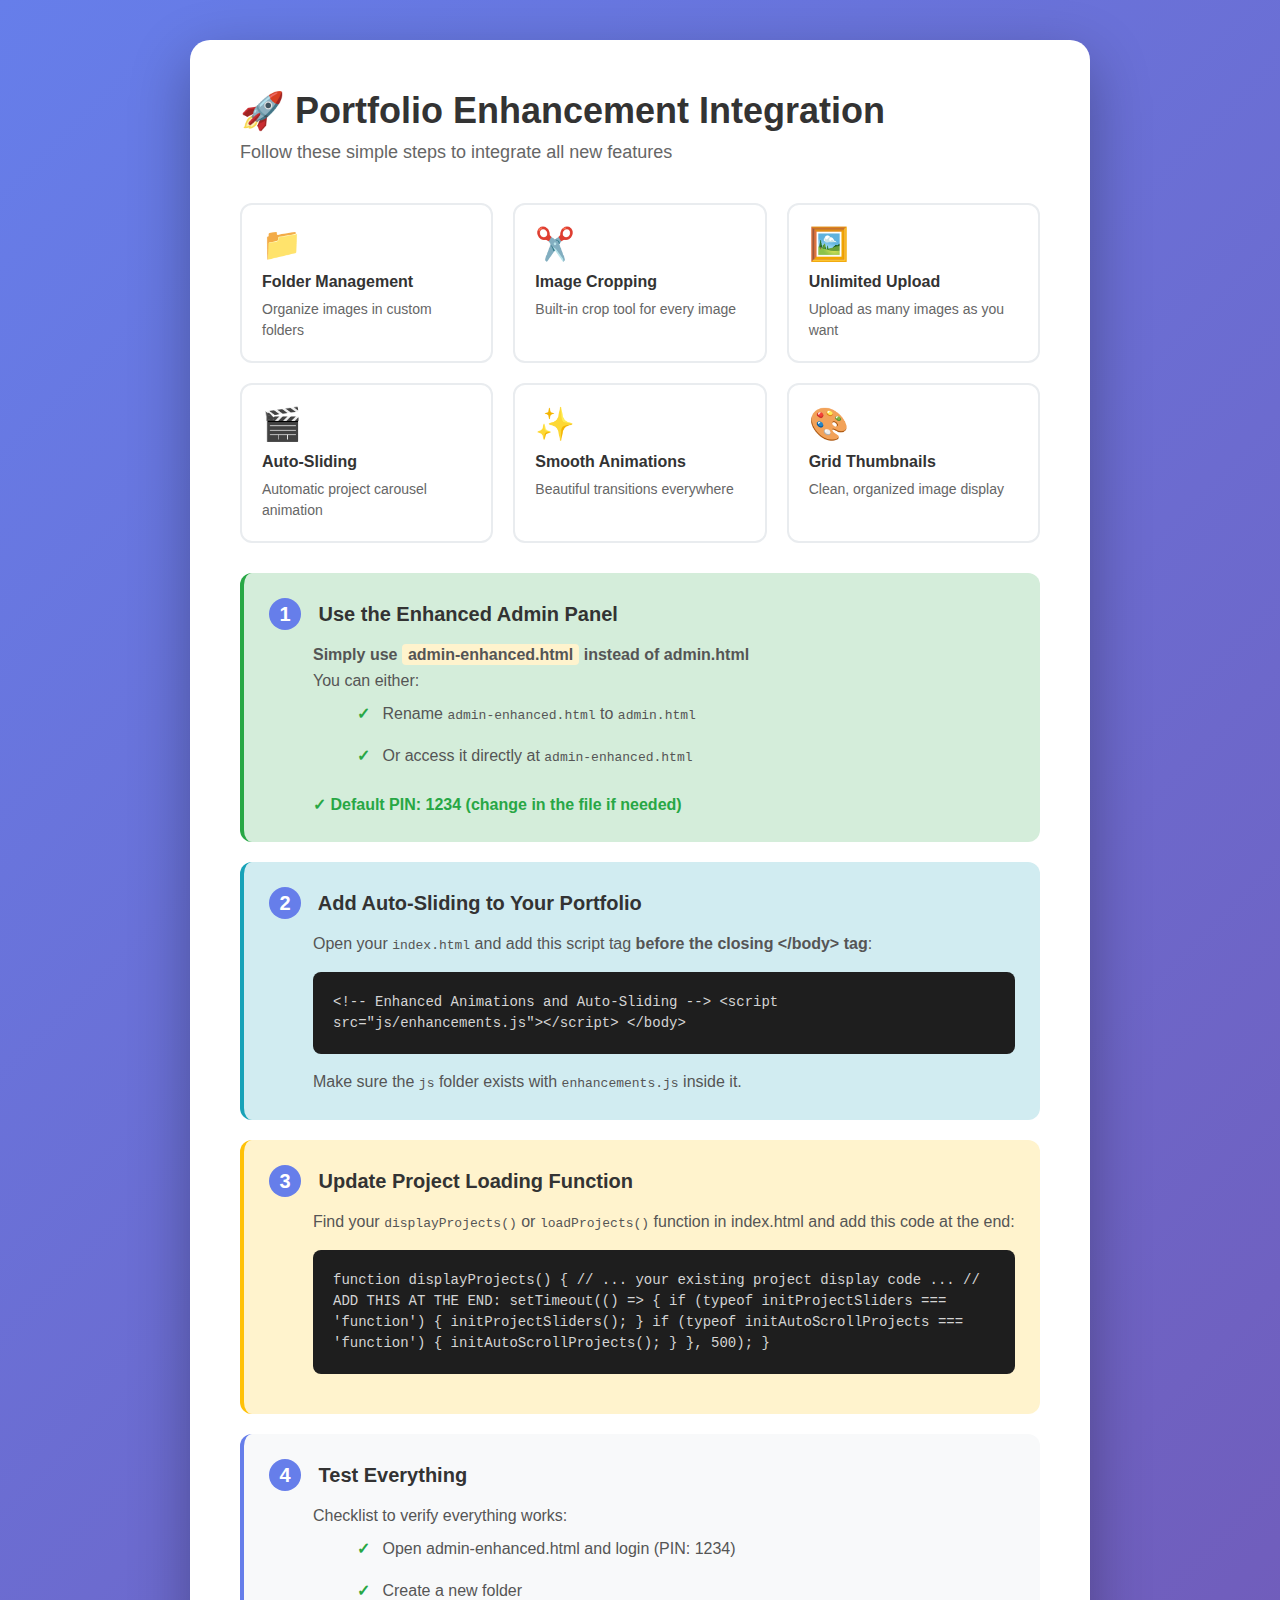
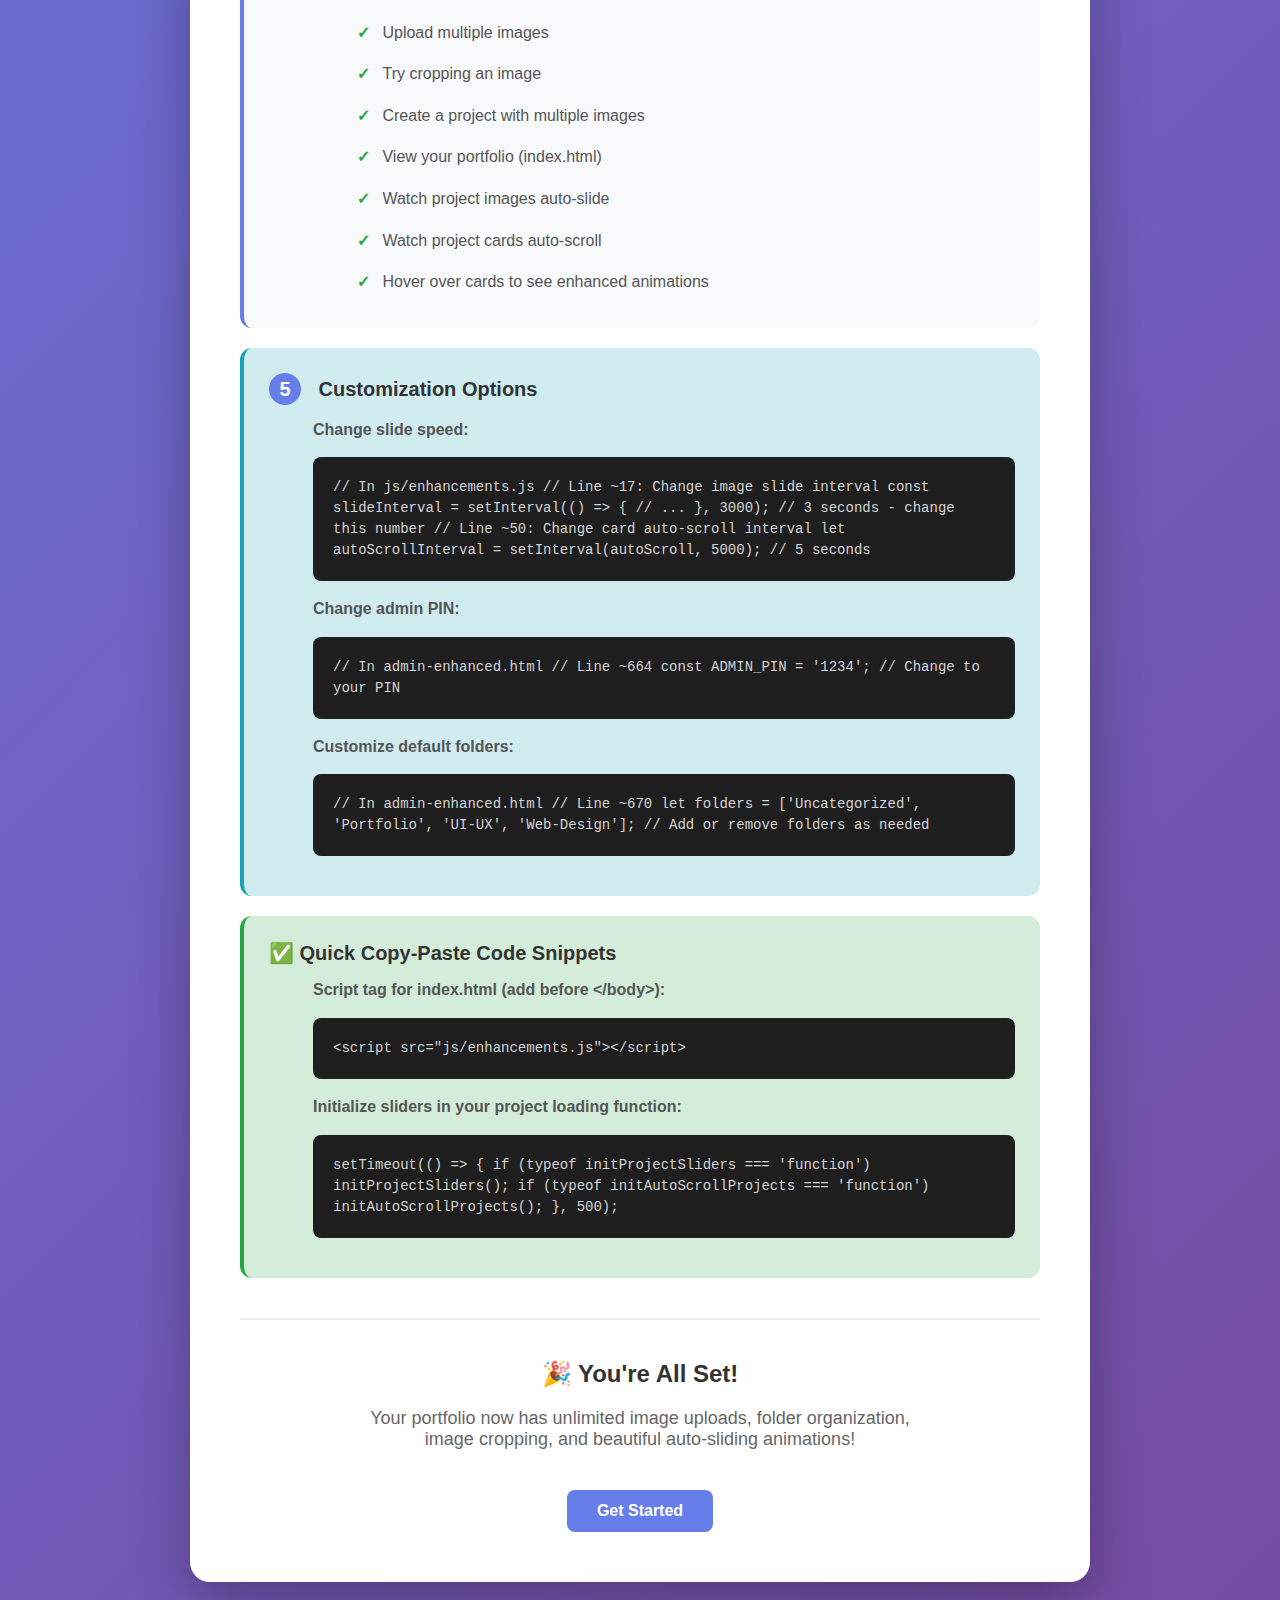
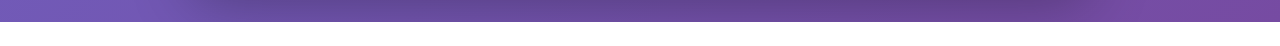
<file: integration-guide.html>
<!DOCTYPE html>
<html lang="en">
<head>
    <meta charset="UTF-8">
    <meta name="viewport" content="width=device-width, initial-scale=1.0">
    <title>Integration Helper</title>
    <style>
        * {
            margin: 0;
            padding: 0;
            box-sizing: border-box;
        }

        body {
            font-family: -apple-system, BlinkMacSystemFont, 'Segoe UI', sans-serif;
            background: linear-gradient(135deg, #667eea 0%, #764ba2 100%);
            min-height: 100vh;
            padding: 40px 20px;
        }

        .container {
            max-width: 900px;
            margin: 0 auto;
            background: white;
            border-radius: 20px;
            padding: 50px;
            box-shadow: 0 20px 60px rgba(0, 0, 0, 0.3);
        }

        h1 {
            color: #333;
            font-size: 36px;
            margin-bottom: 10px;
        }

        .subtitle {
            color: #666;
            font-size: 18px;
            margin-bottom: 40px;
        }

        .step {
            background: #f8f9fa;
            padding: 25px;
            border-radius: 12px;
            margin-bottom: 20px;
            border-left: 4px solid #667eea;
        }

        .step-number {
            display: inline-block;
            width: 32px;
            height: 32px;
            background: #667eea;
            color: white;
            border-radius: 50%;
            text-align: center;
            line-height: 32px;
            font-weight: bold;
            margin-right: 12px;
        }

        .step-title {
            font-size: 20px;
            font-weight: 600;
            color: #333;
            margin-bottom: 12px;
        }

        .step-content {
            color: #555;
            line-height: 1.6;
            margin-left: 44px;
        }

        .code-block {
            background: #1e1e1e;
            color: #d4d4d4;
            padding: 20px;
            border-radius: 8px;
            overflow-x: auto;
            margin: 15px 0;
            font-family: 'Courier New', monospace;
            font-size: 14px;
            line-height: 1.5;
        }

        .code-block code {
            color: #9cdcfe;
        }

        .highlight {
            background: #fff3cd;
            padding: 2px 6px;
            border-radius: 4px;
            font-weight: 600;
        }

        .success {
            background: #d4edda;
            border-left-color: #28a745;
        }

        .warning {
            background: #fff3cd;
            border-left-color: #ffc107;
        }

        .info {
            background: #d1ecf1;
            border-left-color: #17a2b8;
        }

        .button {
            display: inline-block;
            background: #667eea;
            color: white;
            padding: 12px 30px;
            border-radius: 8px;
            text-decoration: none;
            font-weight: 600;
            transition: all 0.3s;
            border: none;
            cursor: pointer;
            font-size: 16px;
            margin-top: 10px;
        }

        .button:hover {
            background: #5568d3;
            transform: translateY(-2px);
            box-shadow: 0 8px 20px rgba(102, 126, 234, 0.4);
        }

        .checklist {
            list-style: none;
            margin-left: 44px;
        }

        .checklist li {
            padding: 8px 0;
            color: #555;
        }

        .checklist li:before {
            content: "✓ ";
            color: #28a745;
            font-weight: bold;
            margin-right: 8px;
        }

        .features {
            display: grid;
            grid-template-columns: repeat(auto-fit, minmax(250px, 1fr));
            gap: 20px;
            margin: 30px 0;
        }

        .feature-card {
            background: white;
            padding: 20px;
            border-radius: 12px;
            border: 2px solid #e9ecef;
            transition: all 0.3s;
        }

        .feature-card:hover {
            border-color: #667eea;
            transform: translateY(-4px);
            box-shadow: 0 8px 20px rgba(0, 0, 0, 0.1);
        }

        .feature-icon {
            font-size: 32px;
            margin-bottom: 10px;
        }

        .feature-title {
            font-weight: 600;
            color: #333;
            margin-bottom: 8px;
        }

        .feature-desc {
            font-size: 14px;
            color: #666;
            line-height: 1.5;
        }
    </style>
</head>
<body>
    <div class="container">
        <h1>🚀 Portfolio Enhancement Integration</h1>
        <p class="subtitle">Follow these simple steps to integrate all new features</p>

        <div class="features">
            <div class="feature-card">
                <div class="feature-icon">📁</div>
                <div class="feature-title">Folder Management</div>
                <div class="feature-desc">Organize images in custom folders</div>
            </div>
            <div class="feature-card">
                <div class="feature-icon">✂️</div>
                <div class="feature-title">Image Cropping</div>
                <div class="feature-desc">Built-in crop tool for every image</div>
            </div>
            <div class="feature-card">
                <div class="feature-icon">🖼️</div>
                <div class="feature-title">Unlimited Upload</div>
                <div class="feature-desc">Upload as many images as you want</div>
            </div>
            <div class="feature-card">
                <div class="feature-icon">🎬</div>
                <div class="feature-title">Auto-Sliding</div>
                <div class="feature-desc">Automatic project carousel animation</div>
            </div>
            <div class="feature-card">
                <div class="feature-icon">✨</div>
                <div class="feature-title">Smooth Animations</div>
                <div class="feature-desc">Beautiful transitions everywhere</div>
            </div>
            <div class="feature-card">
                <div class="feature-icon">🎨</div>
                <div class="feature-title">Grid Thumbnails</div>
                <div class="feature-desc">Clean, organized image display</div>
            </div>
        </div>

        <div class="step success">
            <div class="step-title">
                <span class="step-number">1</span>
                Use the Enhanced Admin Panel
            </div>
            <div class="step-content">
                <p><strong>Simply use <span class="highlight">admin-enhanced.html</span> instead of admin.html</strong></p>
                <p>You can either:</p>
                <ul class="checklist">
                    <li>Rename <code>admin-enhanced.html</code> to <code>admin.html</code></li>
                    <li>Or access it directly at <code>admin-enhanced.html</code></li>
                </ul>
                <p style="margin-top: 15px; color: #28a745; font-weight: 600;">
                    ✓ Default PIN: 1234 (change in the file if needed)
                </p>
            </div>
        </div>

        <div class="step info">
            <div class="step-title">
                <span class="step-number">2</span>
                Add Auto-Sliding to Your Portfolio
            </div>
            <div class="step-content">
                <p>Open your <code>index.html</code> and add this script tag <strong>before the closing &lt;/body&gt; tag</strong>:</p>
                
                <div class="code-block">
&lt;!-- Enhanced Animations and Auto-Sliding --&gt;
&lt;script src="js/enhancements.js"&gt;&lt;/script&gt;
&lt;/body&gt;
                </div>

                <p>Make sure the <code>js</code> folder exists with <code>enhancements.js</code> inside it.</p>
            </div>
        </div>

        <div class="step warning">
            <div class="step-title">
                <span class="step-number">3</span>
                Update Project Loading Function
            </div>
            <div class="step-content">
                <p>Find your <code>displayProjects()</code> or <code>loadProjects()</code> function in index.html and add this code at the end:</p>
                
                <div class="code-block">
function displayProjects() {
    // ... your existing project display code ...
    
    // ADD THIS AT THE END:
    setTimeout(() => {
        if (typeof initProjectSliders === 'function') {
            initProjectSliders();
        }
        if (typeof initAutoScrollProjects === 'function') {
            initAutoScrollProjects();
        }
    }, 500);
}
                </div>
            </div>
        </div>

        <div class="step">
            <div class="step-title">
                <span class="step-number">4</span>
                Test Everything
            </div>
            <div class="step-content">
                <p>Checklist to verify everything works:</p>
                <ul class="checklist">
                    <li>Open admin-enhanced.html and login (PIN: 1234)</li>
                    <li>Create a new folder</li>
                    <li>Upload multiple images</li>
                    <li>Try cropping an image</li>
                    <li>Create a project with multiple images</li>
                    <li>View your portfolio (index.html)</li>
                    <li>Watch project images auto-slide</li>
                    <li>Watch project cards auto-scroll</li>
                    <li>Hover over cards to see enhanced animations</li>
                </ul>
            </div>
        </div>

        <div class="step info">
            <div class="step-title">
                <span class="step-number">5</span>
                Customization Options
            </div>
            <div class="step-content">
                <p><strong>Change slide speed:</strong></p>
                <div class="code-block">
// In js/enhancements.js
// Line ~17: Change image slide interval
const slideInterval = setInterval(() => {
    // ...
}, 3000); // 3 seconds - change this number

// Line ~50: Change card auto-scroll interval
let autoScrollInterval = setInterval(autoScroll, 5000); // 5 seconds
                </div>

                <p><strong>Change admin PIN:</strong></p>
                <div class="code-block">
// In admin-enhanced.html
// Line ~664
const ADMIN_PIN = '1234'; // Change to your PIN
                </div>

                <p><strong>Customize default folders:</strong></p>
                <div class="code-block">
// In admin-enhanced.html
// Line ~670
let folders = ['Uncategorized', 'Portfolio', 'UI-UX', 'Web-Design'];
// Add or remove folders as needed
                </div>
            </div>
        </div>

        <div class="step success">
            <div class="step-title">
                ✅ Quick Copy-Paste Code Snippets
            </div>
            <div class="step-content">
                <p><strong>Script tag for index.html (add before &lt;/body&gt;):</strong></p>
                <div class="code-block">
&lt;script src="js/enhancements.js"&gt;&lt;/script&gt;
                </div>

                <p><strong>Initialize sliders in your project loading function:</strong></p>
                <div class="code-block">
setTimeout(() => {
    if (typeof initProjectSliders === 'function') initProjectSliders();
    if (typeof initAutoScrollProjects === 'function') initAutoScrollProjects();
}, 500);
                </div>
            </div>
        </div>

        <div style="text-align: center; margin-top: 40px; padding-top: 40px; border-top: 2px solid #e9ecef;">
            <h2 style="color: #333; margin-bottom: 20px;">🎉 You're All Set!</h2>
            <p style="color: #666; margin-bottom: 30px; font-size: 18px;">
                Your portfolio now has unlimited image uploads, folder organization,<br>
                image cropping, and beautiful auto-sliding animations!
            </p>
            <button class="button" onclick="window.close()">Get Started</button>
        </div>
    </div>
</body>
</html>
</file>
